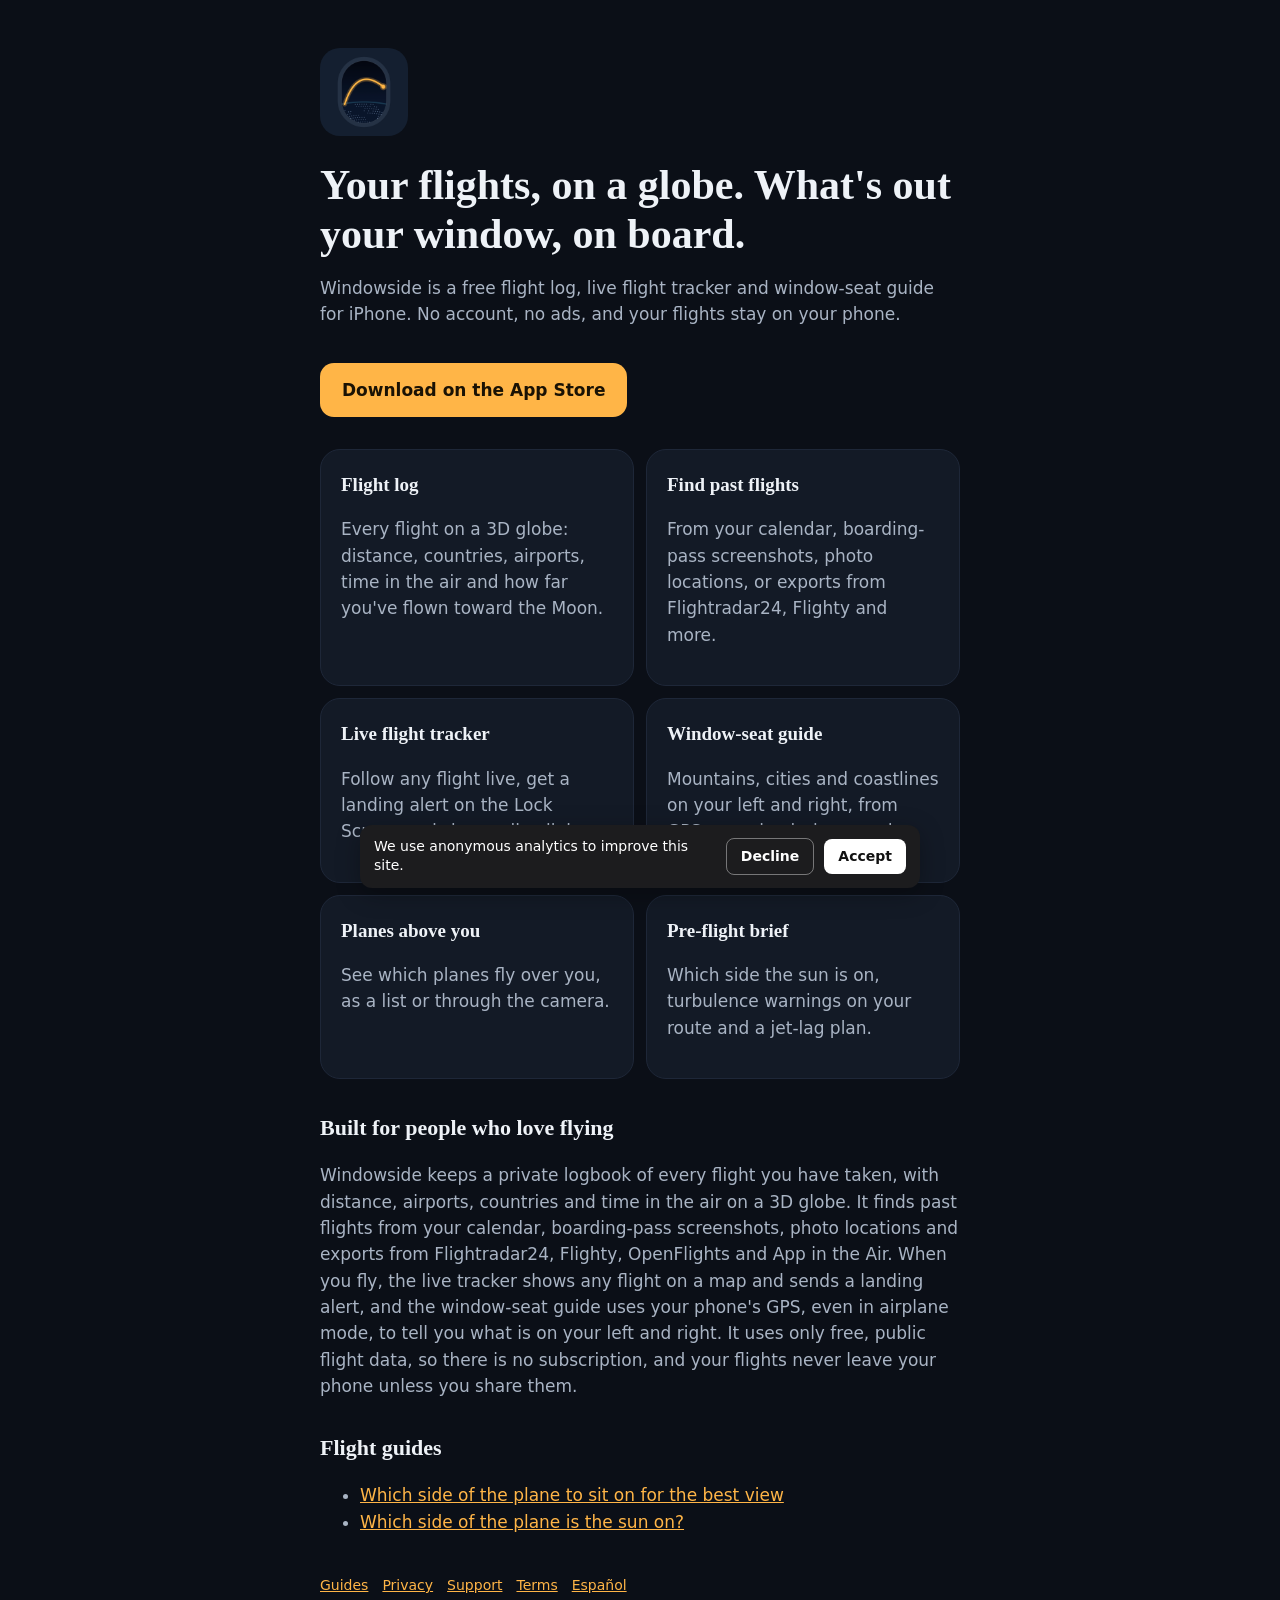
<file: index.html>
<!doctype html>
<html lang="en">
<head>
<meta charset="utf-8">
<meta name="viewport" content="width=device-width, initial-scale=1">
<title>Windowside: Flight Tracker, Log &amp; Window Seat Guide</title>
<meta name="description" content="Free flight log, live flight tracker and window-seat guide for iPhone. Log every flight on a 3D globe, follow flights live, see what's out your window.">
<link rel="canonical" href="https://windowside.frusoft.dev/">
<link rel="alternate" hreflang="en" href="https://windowside.frusoft.dev/">
<link rel="alternate" hreflang="es" href="https://windowside.frusoft.dev/es/">
<link rel="alternate" hreflang="x-default" href="https://windowside.frusoft.dev/">
<meta property="og:type" content="website"><meta property="og:site_name" content="Windowside"><meta property="og:url" content="https://windowside.frusoft.dev/">
<meta property="og:title" content="Windowside: Flight Tracker, Log &amp; Window Seat Guide">
<meta property="og:description" content="Free flight log, live flight tracker and window-seat guide for iPhone. Log every flight on a 3D globe, follow flights live, see what's out your window.">
<meta property="og:image" content="https://windowside.frusoft.dev/icon.png">
<meta name="twitter:card" content="summary"><meta name="twitter:title" content="Windowside: Flight Tracker, Log &amp; Window Seat Guide"><meta name="twitter:description" content="Free flight log, live flight tracker and window-seat guide for iPhone. Log every flight on a 3D globe, follow flights live, see what's out your window."><meta name="twitter:image" content="https://windowside.frusoft.dev/icon.png">
<meta name="apple-itunes-app" content="app-id=6823342075">
<meta name="theme-color" content="#0B0F17">
<link rel="icon" href="icon.png">
<link rel="stylesheet" href="legal.css">
<style>
  .hero img { width: 88px; height: 88px; border-radius: 20px; }
  .hero h1 { font-size: 42px; margin-top: 18px; }
  .cta { display: inline-block; margin: 18px 0 8px; padding: 14px 22px; border-radius: 14px; background: var(--accent); color: #1A1204; font-weight: 600; text-decoration: none; }
  .grid { display: grid; gap: 12px; grid-template-columns: repeat(auto-fit, minmax(240px, 1fr)); margin-top: 24px; }
  .grid .card { margin: 0; }
  .grid h2 { margin-top: 0; font-size: 19px; }
</style>
<script type="application/ld+json">{"@context": "https://schema.org", "@type": "SoftwareApplication", "name": "Windowside", "operatingSystem": "iOS 18", "applicationCategory": "TravelApplication", "inLanguage": "en", "description": "Free flight log, live flight tracker and window-seat guide for iPhone. Log every flight on a 3D globe, follow flights live, see what's out your window.", "url": "https://windowside.frusoft.dev/", "downloadUrl": "https://apps.apple.com/app/id6823342075", "image": "https://windowside.frusoft.dev/icon.png", "offers": {"@type": "Offer", "price": "0", "priceCurrency": "USD"}, "publisher": {"@type": "Organization", "name": "Frusoft"}}</script>
</head>
<body><main>
<section class="hero">
  <img src="icon.png" alt="Windowside app icon">
  <h1>Your flights, on a globe. What's out your window, on board.</h1>
  <p>Windowside is a free flight log, live flight tracker and window-seat guide for iPhone. No account, no ads, and your flights stay on your phone.</p>
  <a class="cta" href="https://apps.apple.com/app/id6823342075?pt=128885457&amp;ct=site&amp;mt=8">Download on the App Store</a>
  <div class="grid">
    <div class="card"><h2>Flight log</h2><p>Every flight on a 3D globe: distance, countries, airports, time in the air and how far you've flown toward the Moon.</p></div>
    <div class="card"><h2>Find past flights</h2><p>From your calendar, boarding-pass screenshots, photo locations, or exports from Flightradar24, Flighty and more.</p></div>
    <div class="card"><h2>Live flight tracker</h2><p>Follow any flight live, get a landing alert on the Lock Screen and share a live link.</p></div>
    <div class="card"><h2>Window-seat guide</h2><p>Mountains, cities and coastlines on your left and right, from GPS, even in airplane mode.</p></div>
    <div class="card"><h2>Planes above you</h2><p>See which planes fly over you, as a list or through the camera.</p></div>
    <div class="card"><h2>Pre-flight brief</h2><p>Which side the sun is on, turbulence warnings on your route and a jet-lag plan.</p></div>
  </div>
</section>
<section class="about"><h2>Built for people who love flying</h2><p>Windowside keeps a private logbook of every flight you have taken, with distance, airports, countries and time in the air on a 3D globe. It finds past flights from your calendar, boarding-pass screenshots, photo locations and exports from Flightradar24, Flighty, OpenFlights and App in the Air. When you fly, the live tracker shows any flight on a map and sends a landing alert, and the window-seat guide uses your phone's GPS, even in airplane mode, to tell you what is on your left and right. It uses only free, public flight data, so there is no subscription, and your flights never leave your phone unless you share them.</p></section>
<section class="guides-block"><h2>Flight guides</h2><ul><li><a href="/guides/which-side-of-the-plane-to-sit-on/">Which side of the plane to sit on for the best view</a></li><li><a href="/guides/which-side-of-the-plane-is-the-sun/">Which side of the plane is the sun on?</a></li></ul></section>
<nav><a href="/guides/">Guides</a><a href="/privacy/">Privacy</a><a href="/support/">Support</a><a href="/terms/">Terms</a><a href="/es/">Español</a></nav>
</main><script defer src="/analytics.js" data-mid="G-QQJB6DCY9X"></script></body></html>
</file>
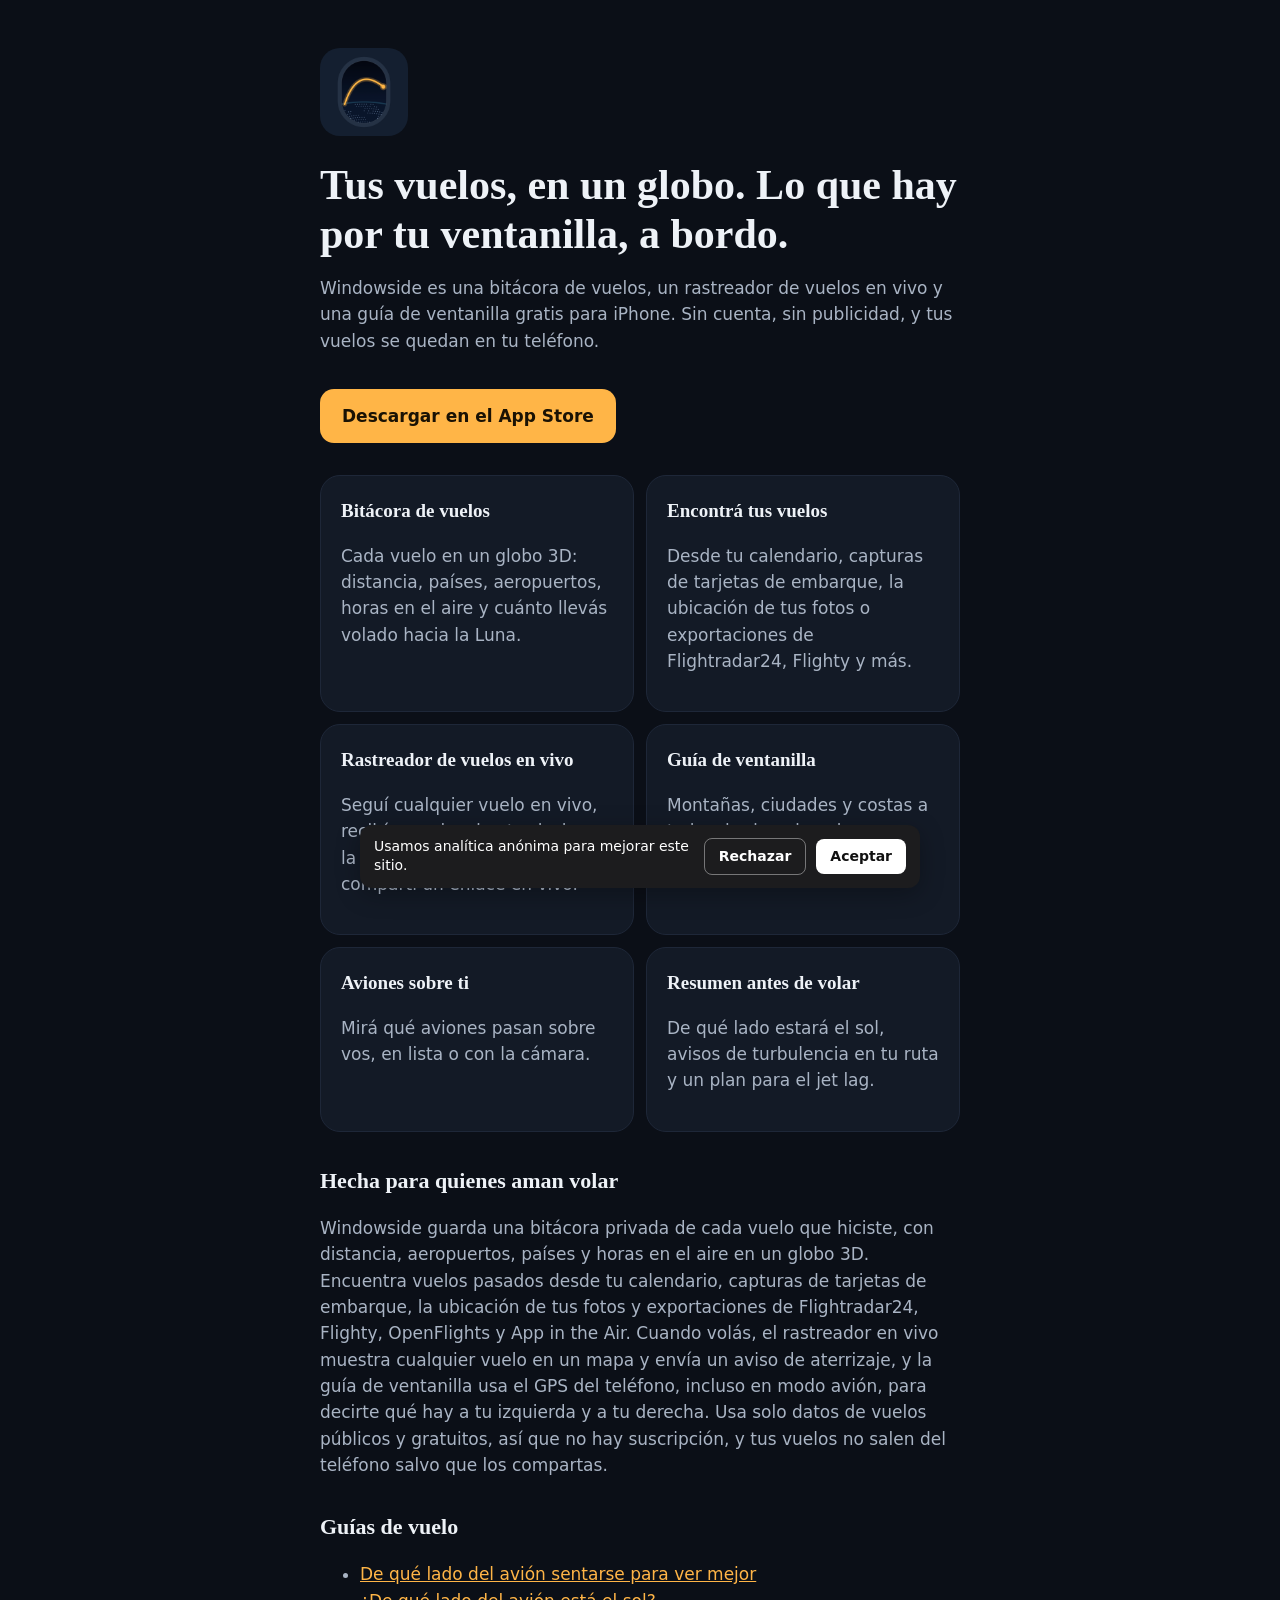
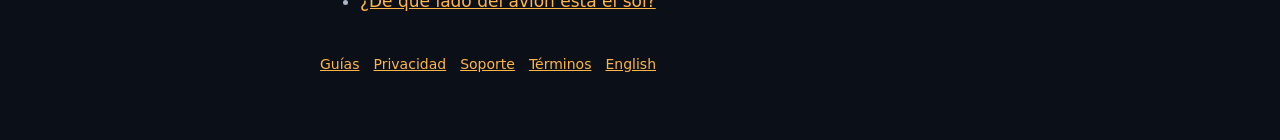
<file: es/index.html>
<!doctype html>
<html lang="es">
<head>
<meta charset="utf-8">
<meta name="viewport" content="width=device-width, initial-scale=1">
<title>Windowside: Bitácora y Rastreador de Vuelos</title>
<meta name="description" content="Bitácora de vuelos, rastreador en vivo y guía de ventanilla gratis para iPhone. Tus vuelos en un globo 3D, vuelos en vivo y lo que ves por la ventanilla.">
<link rel="canonical" href="https://windowside.frusoft.dev/es/">
<link rel="alternate" hreflang="en" href="https://windowside.frusoft.dev/">
<link rel="alternate" hreflang="es" href="https://windowside.frusoft.dev/es/">
<link rel="alternate" hreflang="x-default" href="https://windowside.frusoft.dev/">
<meta property="og:type" content="website"><meta property="og:site_name" content="Windowside"><meta property="og:url" content="https://windowside.frusoft.dev/es/">
<meta property="og:title" content="Windowside: Bitácora y Rastreador de Vuelos">
<meta property="og:description" content="Bitácora de vuelos, rastreador en vivo y guía de ventanilla gratis para iPhone. Tus vuelos en un globo 3D, vuelos en vivo y lo que ves por la ventanilla.">
<meta property="og:image" content="https://windowside.frusoft.dev/icon.png">
<meta name="twitter:card" content="summary"><meta name="twitter:title" content="Windowside: Bitácora y Rastreador de Vuelos"><meta name="twitter:description" content="Bitácora de vuelos, rastreador en vivo y guía de ventanilla gratis para iPhone. Tus vuelos en un globo 3D, vuelos en vivo y lo que ves por la ventanilla."><meta name="twitter:image" content="https://windowside.frusoft.dev/icon.png">
<meta name="apple-itunes-app" content="app-id=6823342075">
<meta name="theme-color" content="#0B0F17">
<link rel="icon" href="../icon.png">
<link rel="stylesheet" href="../legal.css">
<style>
  .hero img { width: 88px; height: 88px; border-radius: 20px; }
  .hero h1 { font-size: 42px; margin-top: 18px; }
  .cta { display: inline-block; margin: 18px 0 8px; padding: 14px 22px; border-radius: 14px; background: var(--accent); color: #1A1204; font-weight: 600; text-decoration: none; }
  .grid { display: grid; gap: 12px; grid-template-columns: repeat(auto-fit, minmax(240px, 1fr)); margin-top: 24px; }
  .grid .card { margin: 0; }
  .grid h2 { margin-top: 0; font-size: 19px; }
</style>
<script type="application/ld+json">{"@context": "https://schema.org", "@type": "SoftwareApplication", "name": "Windowside", "operatingSystem": "iOS 18", "applicationCategory": "TravelApplication", "inLanguage": "es", "description": "Bitácora de vuelos, rastreador en vivo y guía de ventanilla gratis para iPhone. Tus vuelos en un globo 3D, vuelos en vivo y lo que ves por la ventanilla.", "url": "https://windowside.frusoft.dev/es/", "downloadUrl": "https://apps.apple.com/app/id6823342075", "image": "https://windowside.frusoft.dev/icon.png", "offers": {"@type": "Offer", "price": "0", "priceCurrency": "USD"}, "publisher": {"@type": "Organization", "name": "Frusoft"}}</script>
</head>
<body><main>
<section class="hero">
  <img src="../icon.png" alt="Ícono de Windowside">
  <h1>Tus vuelos, en un globo. Lo que hay por tu ventanilla, a bordo.</h1>
  <p>Windowside es una bitácora de vuelos, un rastreador de vuelos en vivo y una guía de ventanilla gratis para iPhone. Sin cuenta, sin publicidad, y tus vuelos se quedan en tu teléfono.</p>
  <a class="cta" href="https://apps.apple.com/app/id6823342075?pt=128885457&amp;ct=site-es&amp;mt=8">Descargar en el App Store</a>
  <div class="grid">
    <div class="card"><h2>Bitácora de vuelos</h2><p>Cada vuelo en un globo 3D: distancia, países, aeropuertos, horas en el aire y cuánto llevás volado hacia la Luna.</p></div>
    <div class="card"><h2>Encontrá tus vuelos</h2><p>Desde tu calendario, capturas de tarjetas de embarque, la ubicación de tus fotos o exportaciones de Flightradar24, Flighty y más.</p></div>
    <div class="card"><h2>Rastreador de vuelos en vivo</h2><p>Seguí cualquier vuelo en vivo, recibí un aviso de aterrizaje en la pantalla bloqueada y compartí un enlace en vivo.</p></div>
    <div class="card"><h2>Guía de ventanilla</h2><p>Montañas, ciudades y costas a tu izquierda y derecha, con GPS, incluso en modo avión.</p></div>
    <div class="card"><h2>Aviones sobre ti</h2><p>Mirá qué aviones pasan sobre vos, en lista o con la cámara.</p></div>
    <div class="card"><h2>Resumen antes de volar</h2><p>De qué lado estará el sol, avisos de turbulencia en tu ruta y un plan para el jet lag.</p></div>
  </div>
</section>
<section class="about"><h2>Hecha para quienes aman volar</h2><p>Windowside guarda una bitácora privada de cada vuelo que hiciste, con distancia, aeropuertos, países y horas en el aire en un globo 3D. Encuentra vuelos pasados desde tu calendario, capturas de tarjetas de embarque, la ubicación de tus fotos y exportaciones de Flightradar24, Flighty, OpenFlights y App in the Air. Cuando volás, el rastreador en vivo muestra cualquier vuelo en un mapa y envía un aviso de aterrizaje, y la guía de ventanilla usa el GPS del teléfono, incluso en modo avión, para decirte qué hay a tu izquierda y a tu derecha. Usa solo datos de vuelos públicos y gratuitos, así que no hay suscripción, y tus vuelos no salen del teléfono salvo que los compartas.</p></section>
<section class="guides-block"><h2>Guías de vuelo</h2><ul><li><a href="/es/guides/de-que-lado-del-avion-sentarse-para-ver-mejor/">De qué lado del avión sentarse para ver mejor</a></li><li><a href="/es/guides/de-que-lado-del-avion-esta-el-sol/">¿De qué lado del avión está el sol?</a></li></ul></section>
<nav><a href="/es/guides/">Guías</a><a href="/privacy/?lang=es">Privacidad</a><a href="/support/?lang=es">Soporte</a><a href="/terms/?lang=es">Términos</a><a href="/">English</a></nav>
</main><script defer src="/analytics.js" data-mid="G-QQJB6DCY9X"></script></body></html>
</file>
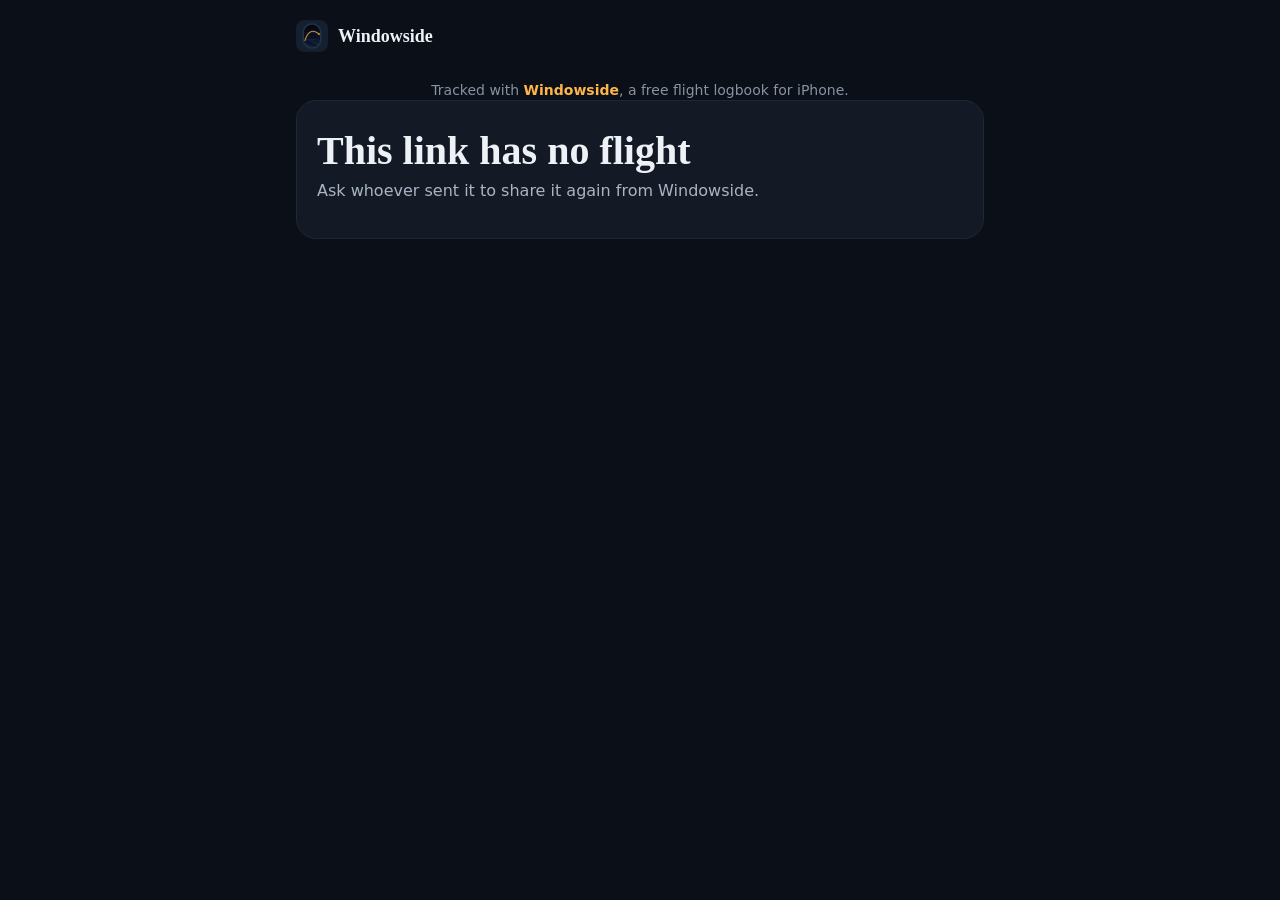
<file: f/index.html>
<!doctype html>
<html lang="en">
<head>
<meta charset="utf-8">
<meta name="viewport" content="width=device-width, initial-scale=1, viewport-fit=cover">
<title>Follow a flight live · Windowside</title>
<meta name="description" content="Someone shared a flight with you. See where it is and roughly when it lands.">
<meta property="og:title" content="Follow this flight">
<meta property="og:description" content="See where the plane is and roughly when it lands. Shared from Windowside.">
<meta property="og:image" content="https://frugoman.github.io/windowside-site/icon.png">
<meta property="og:type" content="website">
<meta name="theme-color" content="#0B0F17"><meta name="robots" content="noindex">
<link rel="icon" href="../icon.png">
<link rel="apple-touch-icon" href="../icon.png">
<style>
  /* Tokens mirror ios/Windowside/Design/Theme.swift (dark-only night-flight look). */
  :root {
    --canvas: #0B0F17; --surface: #131A26; --surface-sunk: #1B2433; --hairline: #1E2738; --track: #2A3547;
    --ink: #EEF2F7; --ink-2: #A9B4C4; --ink-3: #8792A3;
    --accent: #FFB547; --on-accent: #1A1204; --live: #5CD6FF;
    --serif: ui-serif, "New York", Georgia, serif;
    --mono: ui-monospace, "SF Mono", Menlo, monospace;
  }
  * { box-sizing: border-box; }
  html, body { margin: 0; background: var(--canvas); color: var(--ink);
    font: 16px/1.45 -apple-system, system-ui, sans-serif; }
  main { max-width: 720px; margin: 0 auto; padding: max(20px, env(safe-area-inset-top)) 16px 32px; }
  header { display: flex; align-items: center; gap: 10px; margin-bottom: 20px; }
  header img { width: 32px; height: 32px; border-radius: 8px; }
  header span { font-family: var(--serif); font-weight: 700; font-size: 18px; }
  .eyebrow { font: 600 12px/1 var(--mono); letter-spacing: .12em; color: var(--live); text-transform: uppercase; }
  h1 { font-family: var(--serif); font-size: clamp(28px, 7vw, 40px); line-height: 1.1; margin: 8px 0 6px; }
  .sub { color: var(--ink-2); margin: 0 0 16px; }
  .code { font-family: var(--mono); color: var(--ink-2); font-size: 14px; }
  .map { position: relative; height: min(52vh, 480px); border-radius: 20px; overflow: hidden;
    border: 1px solid var(--hairline); background: var(--surface); }
  .map > div { width: 100%; height: 100%; }
  .map .fallback { display: flex; align-items: center; justify-content: center; padding: 24px; text-align: center; color: var(--ink-3); }
  .status { background: var(--surface); border: 1px solid var(--hairline); border-radius: 20px; padding: 16px 18px; margin-top: 12px; }
  .status .big { font-family: var(--serif); font-weight: 700; font-size: 28px; line-height: 1.15; }
  .status .detail { color: var(--ink-2); font-size: 14px; margin-top: 2px; }
  .bar { position: relative; height: 6px; border-radius: 3px; background: var(--track); margin: 14px 0 4px; }
  .bar span { position: absolute; left: 0; top: 0; bottom: 0; border-radius: 3px; background: var(--accent); }
  .note { color: var(--ink-3); font-size: 13px; margin: 10px 2px 22px; }
  .note a { color: var(--ink-2); }
  .actions { display: flex; flex-wrap: wrap; gap: 10px; }
  .btn { flex: 1 1 220px; display: flex; align-items: center; justify-content: center; min-height: 48px;
    border-radius: 14px; font-weight: 600; text-decoration: none; }
  .primary { background: var(--accent); color: var(--on-accent); }
  .secondary { background: var(--surface-sunk); color: var(--ink); }
  .card { background: var(--surface); border: 1px solid var(--hairline); border-radius: 20px; padding: 20px; }
  .pin { position: relative; width: 14px; height: 14px; }
  .pin i { position: absolute; inset: 4px; border-radius: 50%; background: var(--accent); }
  .pin b { position: absolute; inset: 0; border-radius: 50%; border: 1px solid rgba(255,181,71,.45); }
  .pin span { position: absolute; left: 20px; top: -2px; font: 600 12px var(--mono); color: var(--ink); white-space: nowrap;
    text-shadow: 0 0 3px var(--canvas), 0 0 3px var(--canvas); }
  .plane { width: 64px; height: 64px; border-radius: 50%; display: flex; align-items: center; justify-content: center;
    background: radial-gradient(circle, rgba(92,214,255,.18) 0 34%, transparent 35%); box-shadow: inset 0 0 0 1px rgba(92,214,255,.35); }
  .plane svg { width: 26px; height: 26px; fill: var(--ink); stroke: var(--canvas); stroke-width: 1; }
  .get { color: var(--ink-3); font-size: 14px; text-align: center; margin: 28px 0 0; }
  .get a { color: var(--accent); text-decoration: none; font-weight: 600; }
  [hidden] { display: none !important; }
</style>
</head>
<body>
<main>
  <header><img src="../icon.png" alt=""><span>Windowside</span></header>

  <section id="flight" hidden>
    <div class="eyebrow" id="eyebrow" data-t="eyebrow">Shared flight</div>
    <h1 id="title"></h1>
    <p class="sub"><span id="airline"></span> <span class="code" id="codes"></span></p>
    <div class="map" id="mapBox"><div id="map" role="img" aria-label="Map"></div></div>
    <div class="status" id="status" hidden>
      <div class="big" id="big"></div>
      <div class="detail" id="detail"></div>
      <div class="bar" aria-hidden="true"><span id="bar"></span></div>
    </div>
    <p class="note" id="note"></p>
    <div class="actions">
      <a class="btn primary" id="live" rel="noopener" data-t="live">See it live on ADSB.lol</a>
      <a class="btn secondary" id="open" data-t="open">Open in Windowside</a>
    </div>
  </section>

  <p class="get" id="get"></p>

  <section id="missing" class="card" hidden>
    <h1 data-t="missingTitle">This link has no flight</h1>
    <p class="sub" data-t="missingBody">Ask whoever sent it to share it again from Windowside.</p>
  </section>
</main>
<script>
// Replaced with the domain-restricted MapKit JS token by scripts/deploy-site.sh; never committed.
const MAPKIT_TOKEN = "__MAPKIT_TOKEN__";

(() => {
  const es = (navigator.language || "en").toLowerCase().startsWith("es");
  const locale = es ? "es" : "en";
  const T = es ? {
    eyebrow: "Vuelo compartido", live: "Verlo en vivo en ADSB.lol", open: "Abrir en Windowside",
    missingTitle: "Este enlace no tiene vuelo", missingBody: "Pídele a quien lo envió que lo comparta otra vez desde Windowside.",
    doc: "Sigue un vuelo · Windowside",
    landsIn: d => "Aterriza en unas " + d, landed: "Ya debería haber aterrizado",
    around: t => "Hacia las " + t + " en tu hora",
    estimated: m => "Posición estimada a partir de la que se compartió hace " + m + ".",
    noPos: "El avión no estaba en el aire cuando se compartió. Míralo en vivo en ADSB.lol.",
    credit: 'Posición de receptores comunitarios de <a href="https://adsb.lol" rel="noopener">ADSB.lol</a> (ODbL). Ruta de <a href="https://www.adsbdb.com" rel="noopener">adsbdb.com</a>. Mapa de Apple.',
    noMap: "El mapa no está disponible ahora mismo.", min: "min", h: "h",
    get: 'Seguido con <a href="../">Windowside</a>, una bitácora de vuelos gratis para iPhone.'
  } : {
    doc: "Follow a flight · Windowside",
    landsIn: d => "Lands in about " + d, landed: "Should have landed by now",
    around: t => "Around " + t + " your time",
    estimated: m => "Estimated from the position shared " + m + " ago.",
    noPos: "The plane wasn’t in the air when this was shared. See it live on ADSB.lol.",
    credit: 'Position from <a href="https://adsb.lol" rel="noopener">ADSB.lol</a> community receivers (ODbL). Route from <a href="https://www.adsbdb.com" rel="noopener">adsbdb.com</a>. Map by Apple.',
    noMap: "The map isn’t available right now.", min: "min", h: "h",
    get: 'Tracked with <a href="../">Windowside</a>, a free flight logbook for iPhone.'
  };
  document.documentElement.lang = locale;
  document.querySelectorAll("[data-t]").forEach(el => { const v = T[el.dataset.t]; if (v) el.textContent = v; });
  document.title = T.doc;
  const $ = id => document.getElementById(id);
  $("get").innerHTML = T.get;

  // --- Link ---
  const q = new URLSearchParams(location.search);
  const raw = (q.get("n") || "").toUpperCase().replace(/[^A-Z0-9]/g, "");
  if (!/^[A-Z0-9]{3,8}$/.test(raw)) { $("missing").hidden = false; return; }
  const hex = /^[0-9a-f]{6}$/.test(q.get("h") || "") ? q.get("h") : null;
  const num = k => { const v = parseFloat(q.get(k)); return Number.isFinite(v) ? v : null; };
  const shared = num("la") != null && num("lo") != null && num("t") != null
    ? { lat: num("la"), lon: num("lo"), track: num("tr"), kmh: num("gs"), t: num("t") * 1000 } : null;

  const pretty = /^[A-Z0-9]{2}\d/.test(raw) && raw.length <= 6 ? raw.slice(0, 2) + " " + raw.slice(2) : raw;
  $("title").textContent = pretty;
  $("open").href = "windowside://follow/" + raw;
  $("live").href = "https://adsb.lol/?" + (hex ? "icao=" + hex : "callsign=" + raw);
  $("note").innerHTML = T.credit;
  $("flight").hidden = false;

  // --- Great-circle maths (same as WindowsideKit Geo / FlightProgress) ---
  const R = 6371.0088, rad = d => d * Math.PI / 180, deg = r => r * 180 / Math.PI;
  const vec = p => [Math.cos(rad(p.lat)) * Math.cos(rad(p.lon)), Math.cos(rad(p.lat)) * Math.sin(rad(p.lon)), Math.sin(rad(p.lat))];
  const dist = (a, b) => {
    const h = Math.sin(rad(b.lat - a.lat) / 2) ** 2 + Math.cos(rad(a.lat)) * Math.cos(rad(b.lat)) * Math.sin(rad(b.lon - a.lon) / 2) ** 2;
    return 2 * R * Math.asin(Math.min(1, Math.sqrt(h)));
  };
  const lerp = (a, b, t) => {
    const A = vec(a), B = vec(b), w = Math.acos(Math.max(-1, Math.min(1, A[0] * B[0] + A[1] * B[1] + A[2] * B[2])));
    if (w < 1e-9) return a;
    const s1 = Math.sin((1 - t) * w) / Math.sin(w), s2 = Math.sin(t * w) / Math.sin(w);
    const x = s1 * A[0] + s2 * B[0], y = s1 * A[1] + s2 * B[1], z = s1 * A[2] + s2 * B[2];
    return { lat: deg(Math.atan2(z, Math.hypot(x, y))), lon: deg(Math.atan2(y, x)) };
  };
  const bearing = (a, b) => {
    const y = Math.sin(rad(b.lon - a.lon)) * Math.cos(rad(b.lat));
    const x = Math.cos(rad(a.lat)) * Math.sin(rad(b.lat)) - Math.sin(rad(a.lat)) * Math.cos(rad(b.lat)) * Math.cos(rad(b.lon - a.lon));
    return (deg(Math.atan2(y, x)) + 360) % 360;
  };
  const path = (a, b) => { const n = Math.max(2, Math.ceil(dist(a, b) / 50)); return Array.from({ length: n + 1 }, (_, i) => lerp(a, b, i / n)); };
  // Remaining distance at ground speed, plus up to 10 minutes for the approach (FlightProgress.timeToLanding).
  const secondsToLanding = (km, kmh) => kmh >= 180 ? km / kmh * 3600 + 600 * Math.min(1, km / 150) : null;
  const span = s => { const m = Math.max(1, Math.round(s / 60)); return m >= 60 ? Math.floor(m / 60) + " " + T.h + " " + (m % 60) + " " + T.min : m + " " + T.min; };

  // Where the plane should be now: carried along its great circle to the destination at its shared ground speed.
  const estimate = (origin, dest) => {
    if (!shared) return null;
    const from = { lat: shared.lat, lon: shared.lon };
    const left = dist(from, dest);
    const flownSince = shared.kmh ? shared.kmh * Math.max(0, Date.now() - shared.t) / 3600000 : 0;
    const pos = left > 0 ? lerp(from, dest, Math.min(1, flownSince / left)) : dest;
    const remaining = Math.max(0, left - flownSince);
    const flown = dist(origin, pos);
    return { pos, remaining, fraction: flown / (flown + remaining || 1), eta: secondsToLanding(remaining, shared.kmh || 0),
             heading: remaining > 1 ? bearing(pos, dest) : (shared.track || 0) };
  };

  // --- Map (Apple MapKit JS) ---
  let map = null, mk = null, overlays = [], planeAnn = null;
  const mapReady = new Promise(resolve => {
    if (!MAPKIT_TOKEN || MAPKIT_TOKEN.startsWith("__")) return resolve(false);
    window.initMapKit = () => {
      mk = window.mapkit;
      mk.init({ authorizationCallback: done => done(MAPKIT_TOKEN), language: locale });
      map = new mk.Map("map", {
        colorScheme: mk.Map.ColorSchemes.Dark, mapType: mk.Map.MapTypes.MutedStandard,
        pointOfInterestFilter: mk.PointOfInterestFilter.excludingAllCategories,
        showsCompass: mk.FeatureVisibility.Hidden, showsZoomControl: false, showsMapTypeControl: false,
        isRotationEnabled: false, padding: new mk.Padding(40, 40, 40, 40)
      });
      resolve(true);
    };
    const s = document.createElement("script");
    s.src = "https://cdn.apple-mapkit.com/mk/5.x.x/mapkit.core.js";
    s.crossOrigin = "anonymous"; s.async = true;
    s.dataset.callback = "initMapKit"; s.dataset.libraries = "map,annotations,overlays";
    s.onerror = () => resolve(false);
    document.head.appendChild(s);
  });

  const coord = p => new mk.Coordinate(p.lat, p.lon);
  const line = (pts, style) => new mk.PolylineOverlay(pts.map(coord), { style: new mk.Style(style) });
  const pin = (p, code) => new mk.Annotation(coord(p), () => {
    const el = document.createElement("div"); el.className = "pin";
    el.innerHTML = "<b></b><i></i><span></span>"; el.querySelector("span").textContent = code; return el;
  }, { anchorOffset: new DOMPoint(0, 0), title: code, displayPriority: 1000 });
  const planeEl = heading => {
    const el = document.createElement("div"); el.className = "plane";
    el.innerHTML = '<svg viewBox="0 0 24 24" aria-hidden="true"><path d="M12 2.5c.8 0 1.3.9 1.3 2v5l7.2 4.3v2l-7.2-2.2v4l2.1 1.6v1.3L12 19.6l-3.4.9v-1.3l2.1-1.6v-4l-7.2 2.2v-2l7.2-4.3v-5c0-1.1.5-2 1.3-2z"/></svg>';
    el.firstChild.style.transform = "rotate(" + heading + "deg)"; return el;
  };

  function draw(route, est, first) {
    if (!map) return;
    map.removeOverlays(overlays);
    const flownStyle = { strokeColor: "#FFB547", lineWidth: 2.4, lineCap: "round" };
    const restStyle = { strokeColor: "#5CD6FF", lineWidth: 1.8, lineCap: "round", lineDash: [2, 6] };
    overlays = est
      ? [line(path(route.origin, est.pos), { ...flownStyle, strokeOpacity: 0.2, lineWidth: 9 }), line(path(route.origin, est.pos), flownStyle), line(path(est.pos, route.dest), restStyle)]
      : [line(path(route.origin, route.dest), restStyle)];
    map.addOverlays(overlays);
    if (planeAnn) { map.removeAnnotation(planeAnn); planeAnn = null; }
    if (est && est.remaining > 0) {
      planeAnn = new mk.Annotation(coord(est.pos), () => planeEl(est.heading), { title: pretty, displayPriority: 1000 });
      map.addAnnotation(planeAnn);
    }
    if (first) {
      map.addAnnotations([pin(route.origin, route.originCode), pin(route.dest, route.destCode)]);
      map.showItems(overlays, { animate: false, padding: new mk.Padding(48, 48, 48, 48) });
    }
  }

  function status(est) {
    if (!est) { $("big").textContent = ""; $("detail").textContent = T.noPos; $("status").hidden = false; $("bar").parentElement.hidden = true; return; }
    const ago = span((Date.now() - shared.t) / 1000);
    if (est.remaining <= 0 || est.eta == null) {
      $("big").textContent = T.landed;
    } else {
      $("big").textContent = T.landsIn(span(est.eta));
    }
    const lines = [];
    if (est.eta != null && est.remaining > 0) {
      const at = new Date(Date.now() + est.eta * 1000);
      lines.push(T.around(at.toLocaleTimeString(locale, { hour: "numeric", minute: "2-digit" })));
    }
    lines.push(T.estimated(ago));
    $("detail").textContent = lines.join(" · ");
    $("bar").style.width = Math.round(Math.min(1, est.fraction) * 100) + "%";
    $("status").hidden = false;
  }

  // --- Route, then draw and keep the estimate moving ---
  fetch("https://api.adsbdb.com/v0/callsign/" + raw)
    .then(r => r.ok ? r.json() : null)
    .then(async j => {
      const r = j && j.response && j.response.flightroute;
      const ok = await mapReady;
      if (!ok) {
        // No MapKit JS token (or Apple's script failed): embed ADSB.lol's own live map instead.
        const p = new URLSearchParams({ hideSidebar: "", hideButtons: "", desktop: "", zoom: "6" });
        if (hex) p.set("icao", hex); else p.set("callsign", raw);
        const frame = document.createElement("iframe");
        frame.title = "Live map"; frame.referrerPolicy = "no-referrer";
        frame.style.cssText = "width:calc(100% + 210px);margin-left:-210px;height:100%;border:0;display:block";
        frame.src = "https://adsb.lol/?" + p.toString().replace(/=(&|$)/g, "$1");
        $("mapBox").replaceChildren(frame);
      }
      if (!r) { status(null); return; }
      const city = a => a.municipality || a.name;
      const route = {
        origin: { lat: r.origin.latitude, lon: r.origin.longitude }, dest: { lat: r.destination.latitude, lon: r.destination.longitude },
        originCode: r.origin.iata_code, destCode: r.destination.iata_code
      };
      $("title").textContent = pretty + " · " + city(r.origin) + " → " + city(r.destination);
      $("airline").textContent = (r.airline && r.airline.name) || "";
      $("codes").textContent = r.origin.iata_code + " → " + r.destination.iata_code;
      if (shared) $("eyebrow").textContent = es ? "Vuelo compartido · estimado" : "Shared flight · estimated";
      const tick = first => { const est = estimate(route.origin, route.dest); draw(route, est, first); status(est); };
      tick(true);
      setInterval(() => tick(false), 30000);
    })
    .catch(() => status(null));
})();
</script>
</body>
</html>
</file>
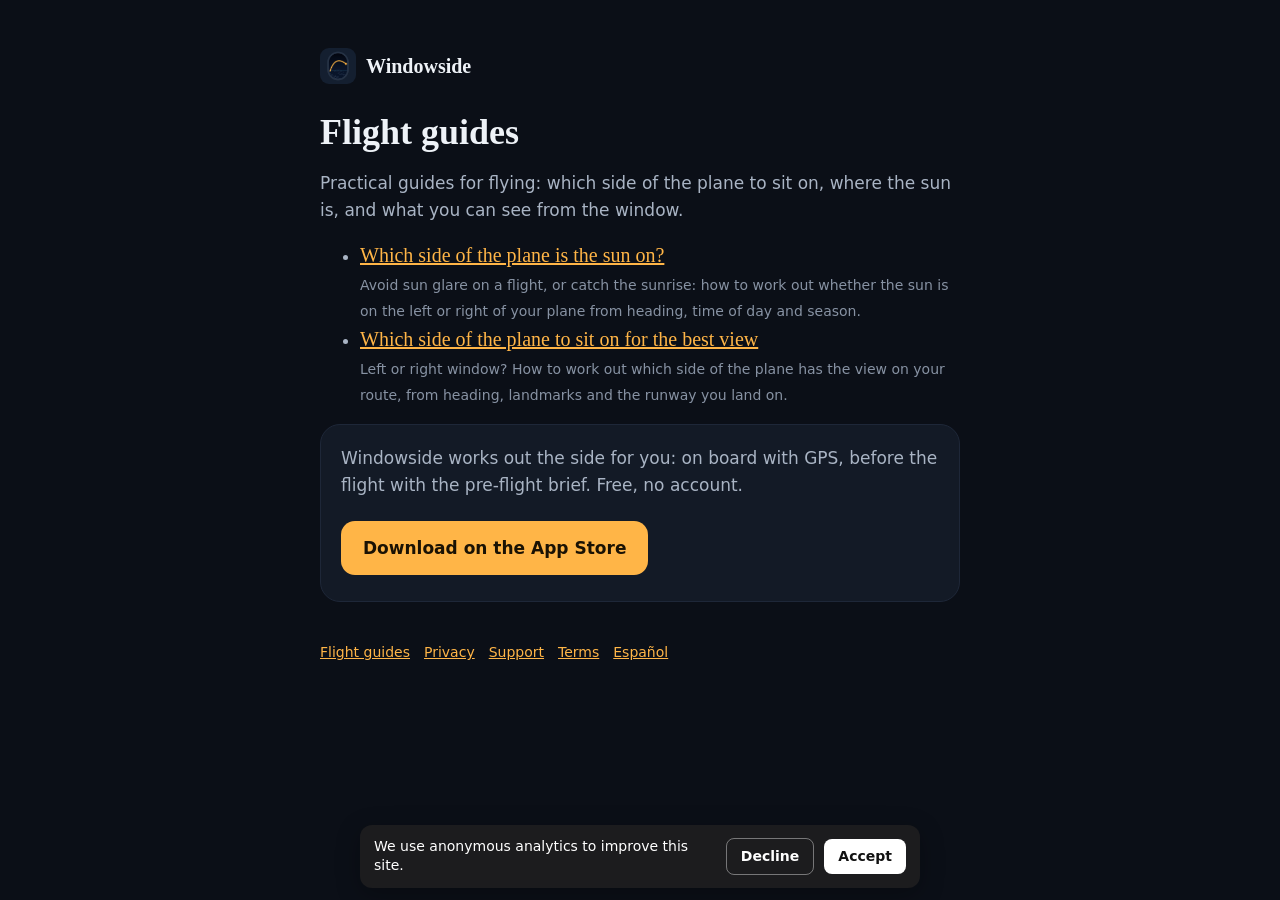
<file: guides/index.html>
<!doctype html>
<html lang="en">
<head>
<meta charset="utf-8"><meta name="viewport" content="width=device-width, initial-scale=1">
<title>Flight guides · Windowside</title>
<meta name="description" content="Practical guides for flying: which side of the plane to sit on, where the sun is, and what you can see from the window.">
<link rel="canonical" href="https://windowside.frusoft.dev/guides/">
<link rel="alternate" hreflang="en" href="https://windowside.frusoft.dev/guides/">
<link rel="alternate" hreflang="es" href="https://windowside.frusoft.dev/es/guides/">
<link rel="alternate" hreflang="x-default" href="https://windowside.frusoft.dev/guides/">
<meta property="og:type" content="website"><meta property="og:site_name" content="Windowside"><meta property="og:url" content="https://windowside.frusoft.dev/guides/">
<meta property="og:title" content="Flight guides · Windowside"><meta property="og:description" content="Practical guides for flying: which side of the plane to sit on, where the sun is, and what you can see from the window."><meta property="og:image" content="https://windowside.frusoft.dev/icon.png">
<meta name="twitter:card" content="summary"><meta name="twitter:title" content="Flight guides · Windowside"><meta name="twitter:description" content="Practical guides for flying: which side of the plane to sit on, where the sun is, and what you can see from the window."><meta name="twitter:image" content="https://windowside.frusoft.dev/icon.png">
<meta name="apple-itunes-app" content="app-id=6823342075">
<meta name="theme-color" content="#0B0F17">
<link rel="icon" href="../icon.png"><link rel="stylesheet" href="../legal.css">
<style>.cta{display:inline-block;margin:6px 0;padding:14px 22px;border-radius:14px;background:var(--accent);color:#1A1204;font-weight:600;text-decoration:none}.cta-card p{margin-top:0}h3{font-size:18px;margin:22px 0 4px}.guide-list a{font-family:var(--serif);font-size:20px}</style>

</head>
<body><main>
<header><img src="../icon.png" alt="Windowside"><a href="../">Windowside</a></header>
<h1>Flight guides</h1>
<p>Practical guides for flying: which side of the plane to sit on, where the sun is, and what you can see from the window.</p>
<ul class="guide-list"><li><a href="/guides/which-side-of-the-plane-is-the-sun/">Which side of the plane is the sun on?</a><br><span class="meta">Avoid sun glare on a flight, or catch the sunrise: how to work out whether the sun is on the left or right of your plane from heading, time of day and season.</span></li><li><a href="/guides/which-side-of-the-plane-to-sit-on/">Which side of the plane to sit on for the best view</a><br><span class="meta">Left or right window? How to work out which side of the plane has the view on your route, from heading, landmarks and the runway you land on.</span></li></ul>
<aside class="card cta-card"><p>Windowside works out the side for you: on board with GPS, before the flight with the pre-flight brief. Free, no account.</p><a class="cta" href="https://apps.apple.com/app/id6823342075?pt=128885457&amp;ct=guide-index&amp;mt=8">Download on the App Store</a></aside>

<nav><a href="/guides/">Flight guides</a><a href="/privacy/">Privacy</a><a href="/support/">Support</a><a href="/terms/">Terms</a><a href="/es/guides/">Español</a></nav>
</main><script defer src="/analytics.js" data-mid="G-QQJB6DCY9X"></script></body></html>
</file>
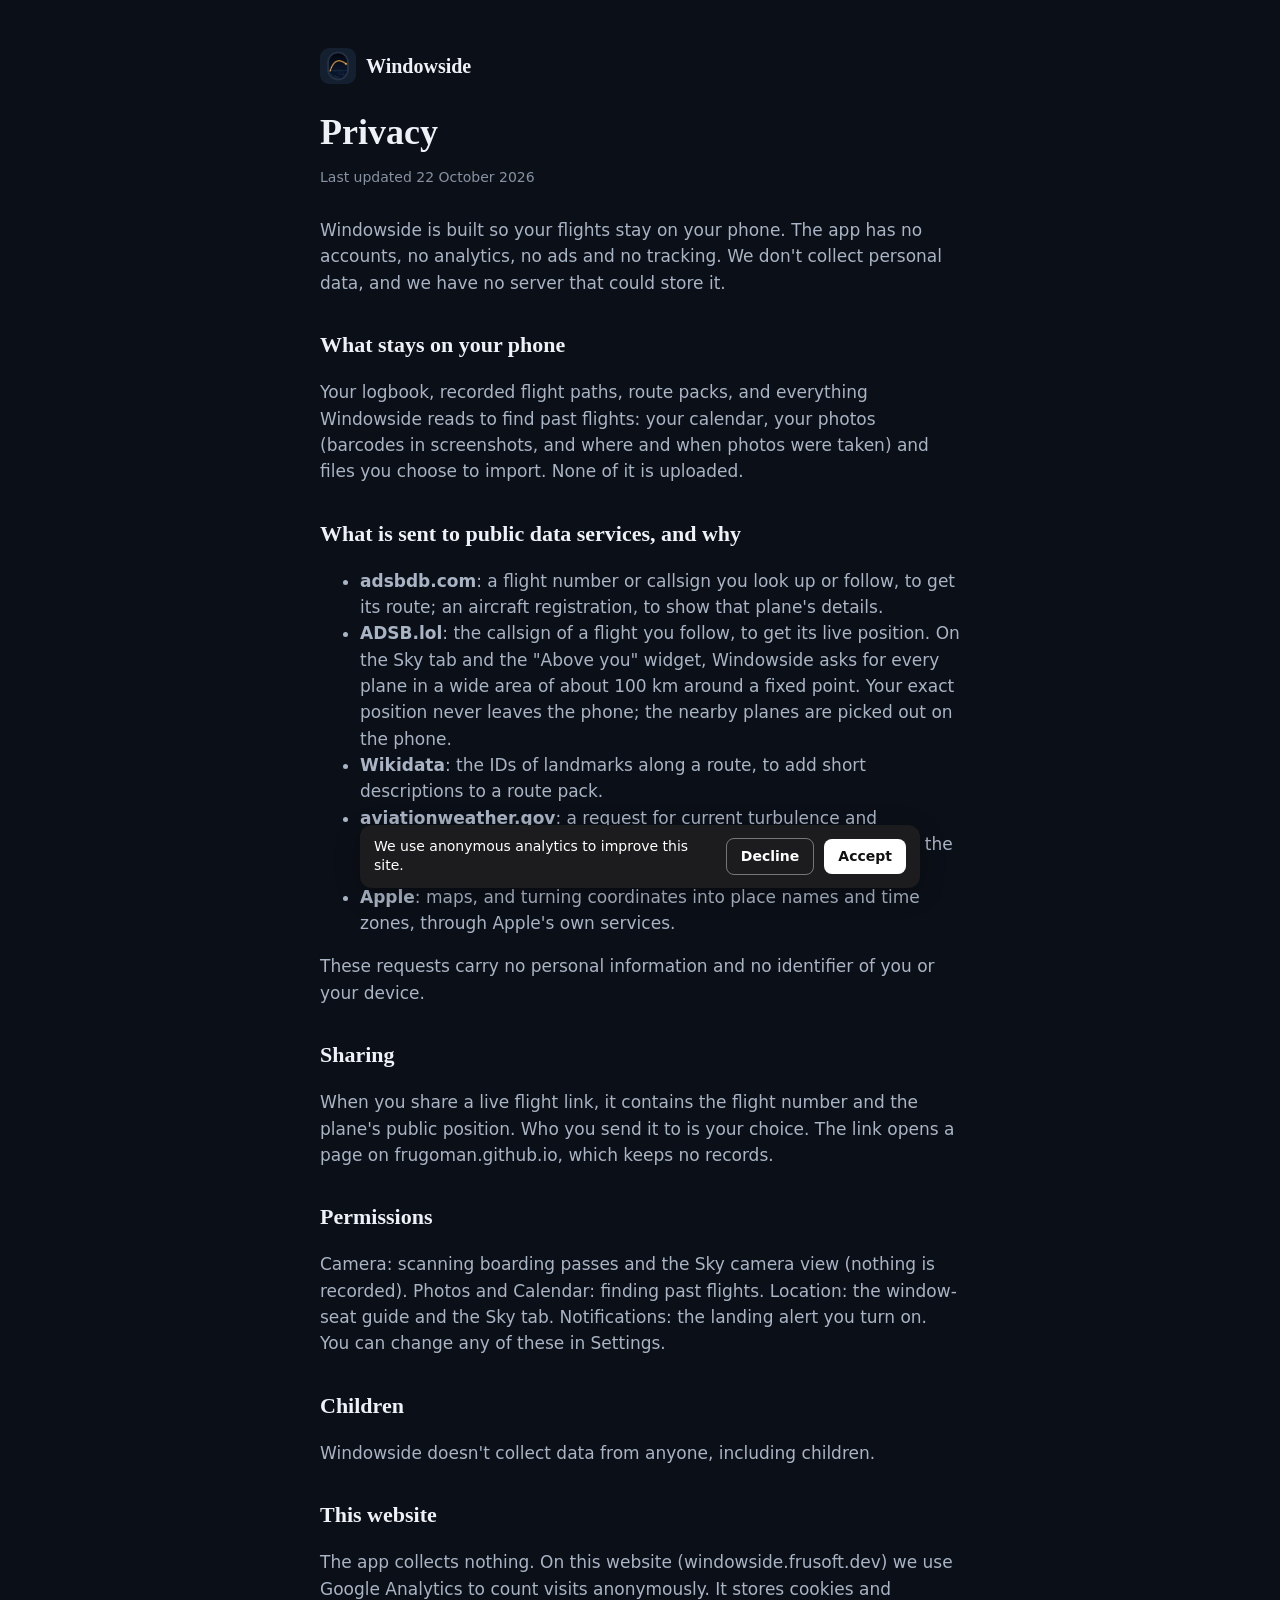
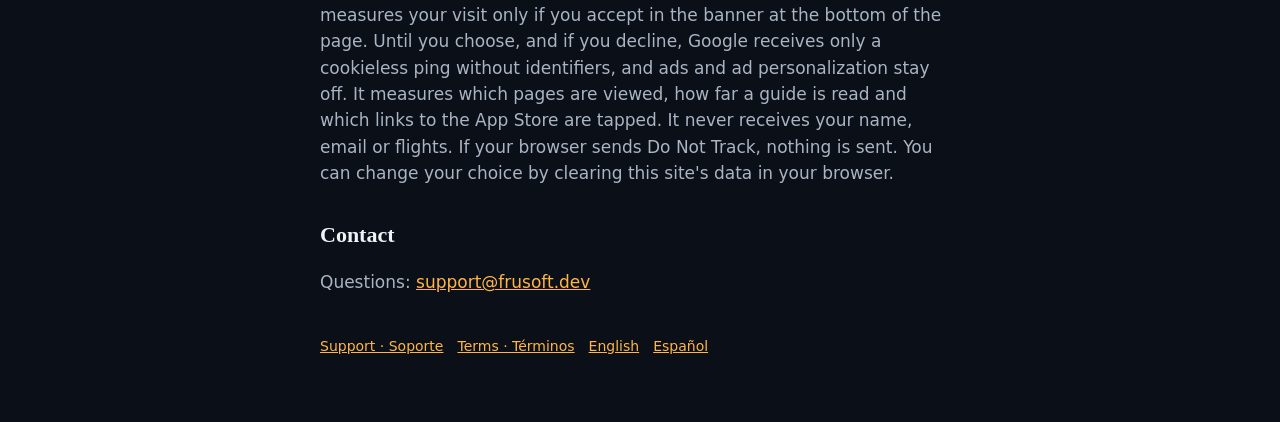
<file: privacy/index.html>
<!doctype html>
<html lang="en">
<head>
<meta charset="utf-8"><meta name="viewport" content="width=device-width, initial-scale=1">
<title>Privacy · Windowside</title>
<meta name="theme-color" content="#0B0F17">
<link rel="icon" href="../icon.png"><link rel="stylesheet" href="../legal.css">
</head>
<body><main>
<header><img src="../icon.png" alt=""><a href="../">Windowside</a></header>

<section lang="en">
<h1>Privacy</h1>
<p class="meta">Last updated 22 October 2026</p>
<p>Windowside is built so your flights stay on your phone. The app has no accounts, no analytics, no ads and no tracking. We don't collect personal data, and we have no server that could store it.</p>
<h2>What stays on your phone</h2>
<p>Your logbook, recorded flight paths, route packs, and everything Windowside reads to find past flights: your calendar, your photos (barcodes in screenshots, and where and when photos were taken) and files you choose to import. None of it is uploaded.</p>
<h2>What is sent to public data services, and why</h2>
<ul>
<li><strong>adsbdb.com</strong>: a flight number or callsign you look up or follow, to get its route; an aircraft registration, to show that plane's details.</li>
<li><strong>ADSB.lol</strong>: the callsign of a flight you follow, to get its live position. On the Sky tab and the "Above you" widget, Windowside asks for every plane in a wide area of about 100 km around a fixed point. Your exact position never leaves the phone; the nearby planes are picked out on the phone.</li>
<li><strong>Wikidata</strong>: the IDs of landmarks along a route, to add short descriptions to a route pack.</li>
<li><strong>aviationweather.gov</strong>: a request for current turbulence and thunderstorm warnings, which are then matched to your route on the phone.</li>
<li><strong>Apple</strong>: maps, and turning coordinates into place names and time zones, through Apple's own services.</li>
</ul>
<p>These requests carry no personal information and no identifier of you or your device.</p>
<h2>Sharing</h2>
<p>When you share a live flight link, it contains the flight number and the plane's public position. Who you send it to is your choice. The link opens a page on frugoman.github.io, which keeps no records.</p>
<h2>Permissions</h2>
<p>Camera: scanning boarding passes and the Sky camera view (nothing is recorded). Photos and Calendar: finding past flights. Location: the window-seat guide and the Sky tab. Notifications: the landing alert you turn on. You can change any of these in Settings.</p>
<h2>Children</h2>
<p>Windowside doesn't collect data from anyone, including children.</p>
<h2>This website</h2>
<p>The app collects nothing. On this website (windowside.frusoft.dev) we use Google Analytics to count visits anonymously. It stores cookies and measures your visit only if you accept in the banner at the bottom of the page. Until you choose, and if you decline, Google receives only a cookieless ping without identifiers, and ads and ad personalization stay off. It measures which pages are viewed, how far a guide is read and which links to the App Store are tapped. It never receives your name, email or flights. If your browser sends Do Not Track, nothing is sent. You can change your choice by clearing this site's data in your browser.</p>
<h2>Contact</h2>
<p>Questions: <a href="mailto:support@frusoft.dev">support@frusoft.dev</a></p>
</section>

<section lang="es">
<h1>Privacidad</h1>
<p class="meta">Última actualización: 22 de octubre de 2026</p>
<p>Windowside está hecho para que tus vuelos se queden en tu teléfono. La app no tiene cuentas, ni analíticas, ni publicidad, ni rastreo. No recopilamos datos personales y no tenemos un servidor que pueda guardarlos.</p>
<h2>Lo que se queda en tu teléfono</h2>
<p>Tu bitácora, las rutas grabadas, los paquetes de ruta y todo lo que Windowside lee para encontrar vuelos pasados: tu calendario, tus fotos (códigos en capturas, y dónde y cuándo se tomaron las fotos) y los archivos que elijas importar. Nada de eso se sube.</p>
<h2>Lo que se envía a servicios públicos de datos, y por qué</h2>
<ul>
<li><strong>adsbdb.com</strong>: un número de vuelo o indicativo que buscas o sigues, para obtener su ruta; una matrícula, para mostrar los datos de ese avión.</li>
<li><strong>ADSB.lol</strong>: el indicativo de un vuelo que sigues, para obtener su posición en vivo. En la pestaña Cielo y el widget "Sobre ti", Windowside pide todos los aviones de una zona amplia de unos 100 km alrededor de un punto fijo. Tu posición exacta nunca sale del teléfono; los aviones cercanos se eligen en el teléfono.</li>
<li><strong>Wikidata</strong>: los identificadores de lugares en una ruta, para agregar descripciones cortas al paquete de ruta.</li>
<li><strong>aviationweather.gov</strong>: un pedido de los avisos actuales de turbulencia y tormentas, que después se comparan con tu ruta en el teléfono.</li>
<li><strong>Apple</strong>: mapas, y convertir coordenadas en nombres de lugares y husos horarios, con los servicios de Apple.</li>
</ul>
<p>Estos pedidos no llevan información personal ni ningún identificador tuyo o de tu dispositivo.</p>
<h2>Compartir</h2>
<p>Cuando compartes un enlace de un vuelo en vivo, incluye el número de vuelo y la posición pública del avión. A quién se lo mandas lo decides tú. El enlace abre una página en frugoman.github.io, que no guarda registros.</p>
<h2>Permisos</h2>
<p>Cámara: leer tarjetas de embarque y la vista de cámara de Cielo (no se graba nada). Fotos y Calendario: encontrar vuelos pasados. Ubicación: la guía de ventanilla y la pestaña Cielo. Notificaciones: el aviso de aterrizaje que actives. Puedes cambiar cualquiera en Ajustes.</p>
<h2>Menores</h2>
<p>Windowside no recopila datos de nadie, incluidos los menores.</p>
<h2>Este sitio web</h2>
<p>La app no recopila nada. En este sitio web (windowside.frusoft.dev) usamos Google Analytics para contar visitas de forma anónima. Guarda cookies y mide tu visita solo si aceptás en el aviso al pie de la página. Hasta que elijas, y si rechazás, Google recibe solo un aviso sin cookies ni identificadores, y la publicidad y su personalización siguen desactivadas. Mide qué páginas se ven, hasta dónde se lee una guía y qué enlaces al App Store se tocan. Nunca recibe tu nombre, tu correo ni tus vuelos. Si tu navegador envía No rastrear, no se envía nada. Podés cambiar tu elección borrando los datos de este sitio en tu navegador.</p>
<h2>Contacto</h2>
<p>Consultas: <a href="mailto:support@frusoft.dev">support@frusoft.dev</a></p>
</section>

<nav><a href="../support/">Support · Soporte</a><a href="../terms/">Terms · Términos</a><a href="?lang=en">English</a><a href="?lang=es">Español</a></nav>
</main><script src="../lang.js"></script><script defer src="/analytics.js" data-mid="G-QQJB6DCY9X"></script></body></html>
</file>
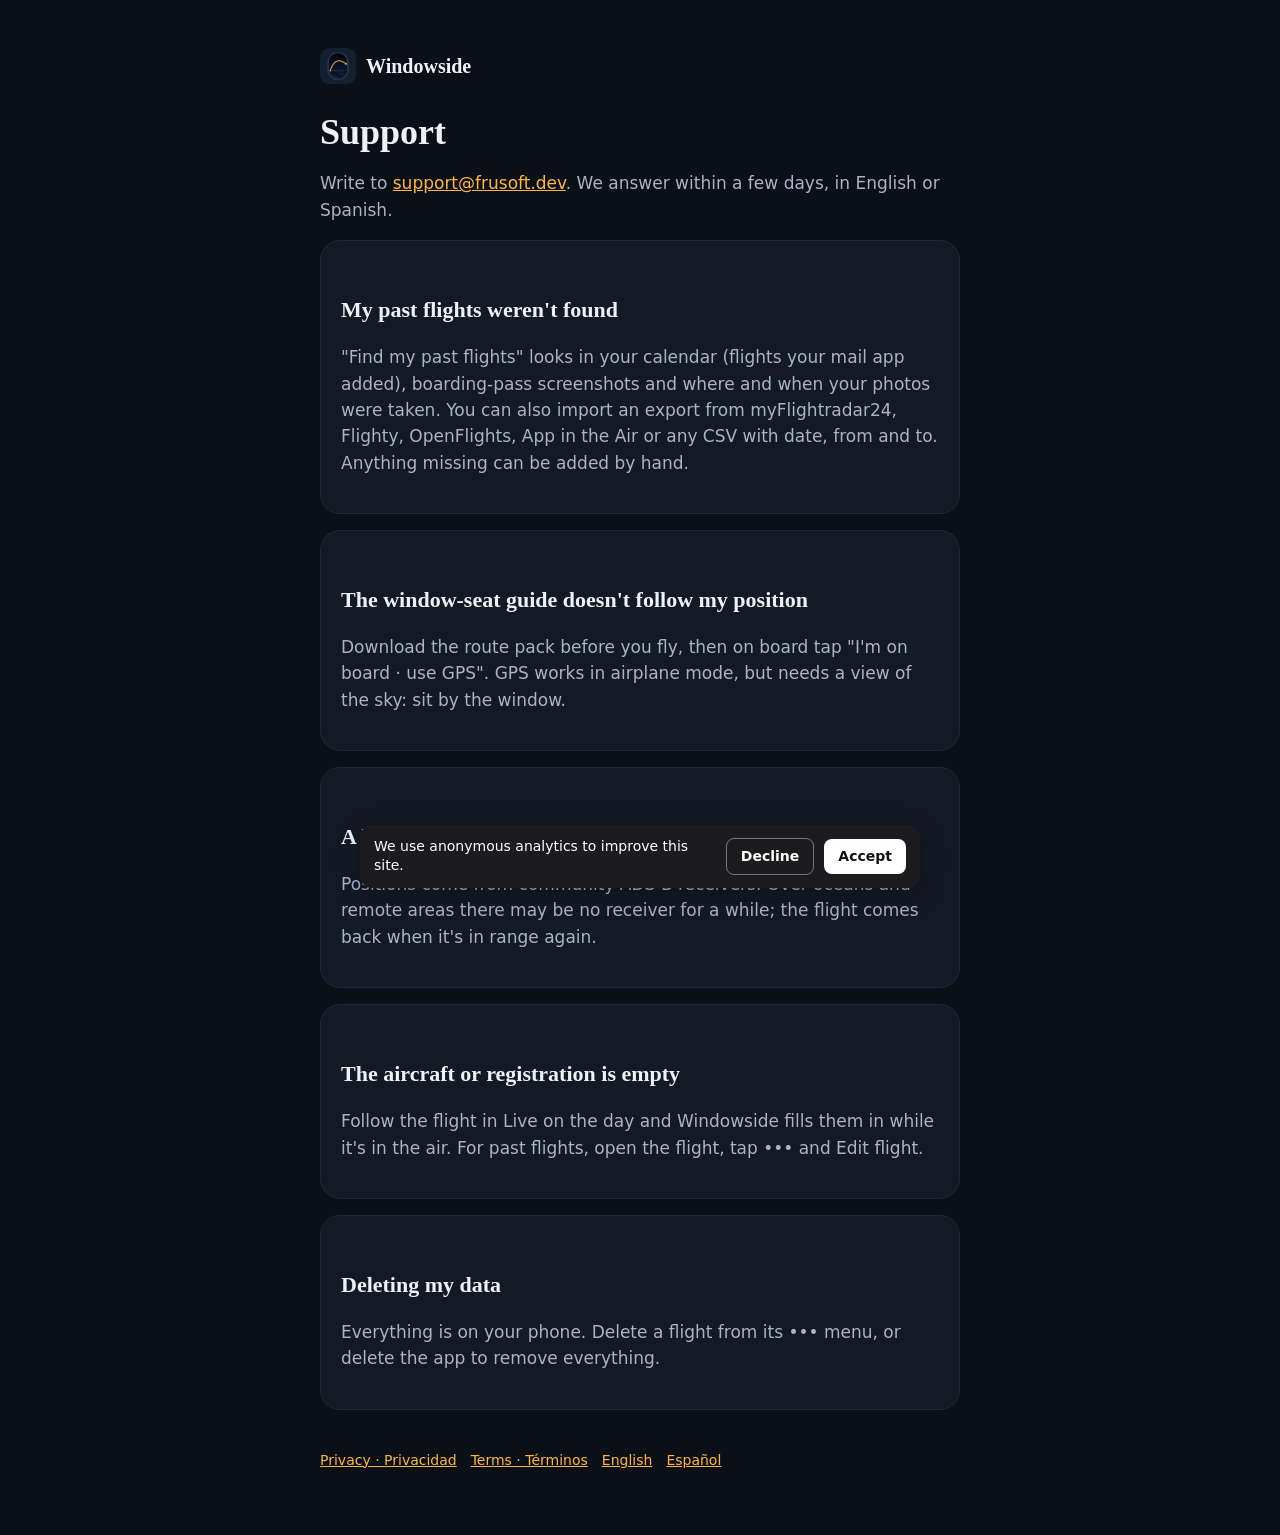
<file: support/index.html>
<!doctype html>
<html lang="en">
<head>
<meta charset="utf-8"><meta name="viewport" content="width=device-width, initial-scale=1">
<title>Support · Windowside</title>
<meta name="theme-color" content="#0B0F17">
<link rel="icon" href="../icon.png"><link rel="stylesheet" href="../legal.css">
</head>
<body><main>
<header><img src="../icon.png" alt=""><a href="../">Windowside</a></header>

<section lang="en">
<h1>Support</h1>
<p>Write to <a href="mailto:support@frusoft.dev">support@frusoft.dev</a>. We answer within a few days, in English or Spanish.</p>
<div class="card"><h2>My past flights weren't found</h2><p>"Find my past flights" looks in your calendar (flights your mail app added), boarding-pass screenshots and where and when your photos were taken. You can also import an export from myFlightradar24, Flighty, OpenFlights, App in the Air or any CSV with date, from and to. Anything missing can be added by hand.</p></div>
<div class="card"><h2>The window-seat guide doesn't follow my position</h2><p>Download the route pack before you fly, then on board tap "I'm on board · use GPS". GPS works in airplane mode, but needs a view of the sky: sit by the window.</p></div>
<div class="card"><h2>A live flight disappears</h2><p>Positions come from community ADS-B receivers. Over oceans and remote areas there may be no receiver for a while; the flight comes back when it's in range again.</p></div>
<div class="card"><h2>The aircraft or registration is empty</h2><p>Follow the flight in Live on the day and Windowside fills them in while it's in the air. For past flights, open the flight, tap ••• and Edit flight.</p></div>
<div class="card"><h2>Deleting my data</h2><p>Everything is on your phone. Delete a flight from its ••• menu, or delete the app to remove everything.</p></div>
</section>

<section lang="es">
<h1>Soporte</h1>
<p>Escribe a <a href="mailto:support@frusoft.dev">support@frusoft.dev</a>. Respondemos en unos días, en español o en inglés.</p>
<div class="card"><h2>No encontró mis vuelos anteriores</h2><p>"Buscar mis vuelos anteriores" mira tu calendario (los vuelos que agregó tu app de correo), las capturas de tarjetas de embarque y dónde y cuándo se tomaron tus fotos. También puedes importar una exportación de myFlightradar24, Flighty, OpenFlights, App in the Air o cualquier CSV con fecha, origen y destino. Lo que falte se puede agregar a mano.</p></div>
<div class="card"><h2>La guía de ventanilla no sigue mi posición</h2><p>Descarga el paquete de la ruta antes de volar y, a bordo, toca "Estoy a bordo · usar GPS". El GPS funciona en modo avión, pero necesita ver el cielo: siéntate junto a la ventanilla.</p></div>
<div class="card"><h2>Un vuelo en vivo desaparece</h2><p>Las posiciones vienen de receptores ADS-B comunitarios. Sobre el océano y zonas remotas puede no haber receptor un rato; el vuelo vuelve cuando entra en cobertura.</p></div>
<div class="card"><h2>El avión o la matrícula están vacíos</h2><p>Sigue el vuelo en En vivo ese día y Windowside los completa mientras está en el aire. Para vuelos pasados, abre el vuelo, toca ••• y Editar vuelo.</p></div>
<div class="card"><h2>Borrar mis datos</h2><p>Todo está en tu teléfono. Borra un vuelo desde su menú •••, o borra la app para quitar todo.</p></div>
</section>

<nav><a href="../privacy/">Privacy · Privacidad</a><a href="../terms/">Terms · Términos</a><a href="?lang=en">English</a><a href="?lang=es">Español</a></nav>
</main><script src="../lang.js"></script><script defer src="/analytics.js" data-mid="G-QQJB6DCY9X"></script></body></html>
</file>
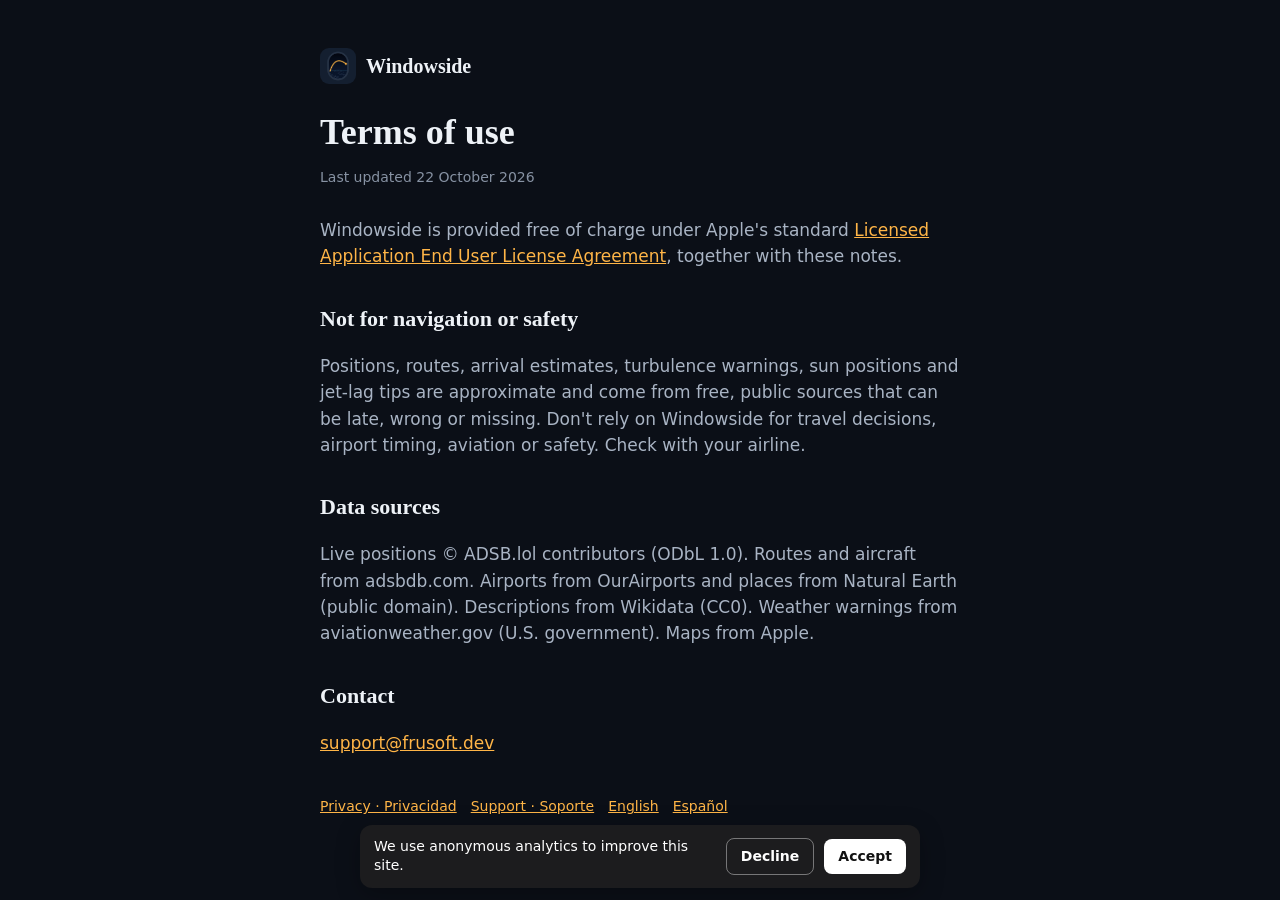
<file: terms/index.html>
<!doctype html>
<html lang="en">
<head>
<meta charset="utf-8"><meta name="viewport" content="width=device-width, initial-scale=1">
<title>Terms · Windowside</title>
<meta name="theme-color" content="#0B0F17">
<link rel="icon" href="../icon.png"><link rel="stylesheet" href="../legal.css">
</head>
<body><main>
<header><img src="../icon.png" alt=""><a href="../">Windowside</a></header>

<section lang="en">
<h1>Terms of use</h1>
<p class="meta">Last updated 22 October 2026</p>
<p>Windowside is provided free of charge under Apple's standard <a href="https://www.apple.com/legal/internet-services/itunes/dev/stdeula/">Licensed Application End User License Agreement</a>, together with these notes.</p>
<h2>Not for navigation or safety</h2>
<p>Positions, routes, arrival estimates, turbulence warnings, sun positions and jet-lag tips are approximate and come from free, public sources that can be late, wrong or missing. Don't rely on Windowside for travel decisions, airport timing, aviation or safety. Check with your airline.</p>
<h2>Data sources</h2>
<p>Live positions © ADSB.lol contributors (ODbL 1.0). Routes and aircraft from adsbdb.com. Airports from OurAirports and places from Natural Earth (public domain). Descriptions from Wikidata (CC0). Weather warnings from aviationweather.gov (U.S. government). Maps from Apple.</p>
<h2>Contact</h2>
<p><a href="mailto:support@frusoft.dev">support@frusoft.dev</a></p>
</section>

<section lang="es">
<h1>Términos de uso</h1>
<p class="meta">Última actualización: 22 de octubre de 2026</p>
<p>Windowside se ofrece gratis bajo el <a href="https://www.apple.com/legal/internet-services/itunes/dev/stdeula/">Contrato de licencia de usuario final estándar de Apple</a>, junto con estas notas.</p>
<h2>No es para navegación ni seguridad</h2>
<p>Las posiciones, rutas, horas estimadas, avisos de turbulencia, posiciones del sol y consejos para el jet lag son aproximados y vienen de fuentes públicas y gratuitas que pueden llegar tarde, equivocarse o faltar. No dependas de Windowside para decisiones de viaje, horarios de aeropuerto, aviación o seguridad. Consulta con tu aerolínea.</p>
<h2>Fuentes de datos</h2>
<p>Posiciones en vivo © colaboradores de ADSB.lol (ODbL 1.0). Rutas y aviones de adsbdb.com. Aeropuertos de OurAirports y lugares de Natural Earth (dominio público). Descripciones de Wikidata (CC0). Avisos meteorológicos de aviationweather.gov (gobierno de EE. UU.). Mapas de Apple.</p>
<h2>Contacto</h2>
<p><a href="mailto:support@frusoft.dev">support@frusoft.dev</a></p>
</section>

<nav><a href="../privacy/">Privacy · Privacidad</a><a href="../support/">Support · Soporte</a><a href="?lang=en">English</a><a href="?lang=es">Español</a></nav>
</main><script src="../lang.js"></script><script defer src="/analytics.js" data-mid="G-QQJB6DCY9X"></script></body></html>
</file>
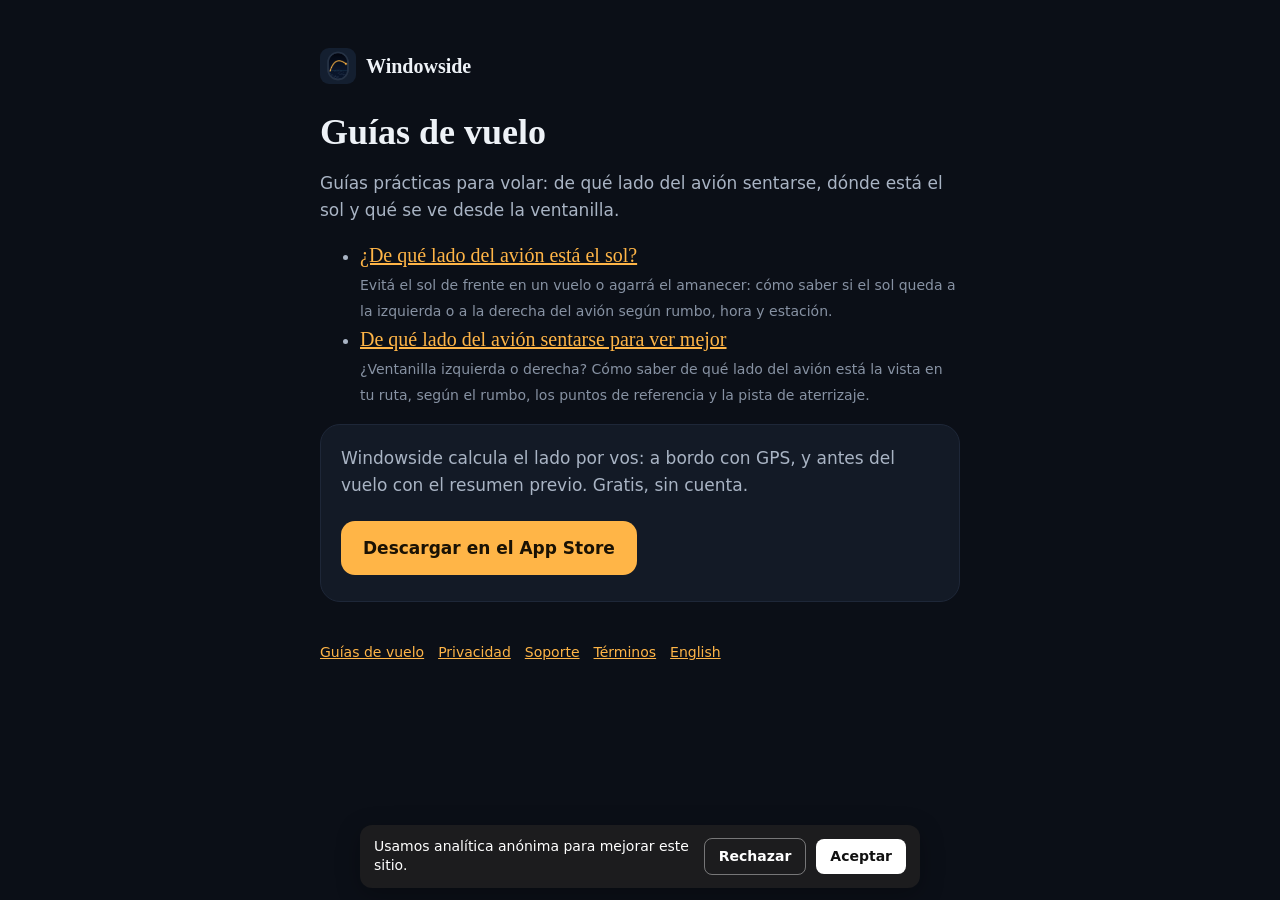
<file: es/guides/index.html>
<!doctype html>
<html lang="es">
<head>
<meta charset="utf-8"><meta name="viewport" content="width=device-width, initial-scale=1">
<title>Guías de vuelo · Windowside</title>
<meta name="description" content="Guías prácticas para volar: de qué lado del avión sentarse, dónde está el sol y qué se ve desde la ventanilla.">
<link rel="canonical" href="https://windowside.frusoft.dev/es/guides/">
<link rel="alternate" hreflang="es" href="https://windowside.frusoft.dev/es/guides/">
<link rel="alternate" hreflang="en" href="https://windowside.frusoft.dev/guides/">
<link rel="alternate" hreflang="x-default" href="https://windowside.frusoft.dev/guides/">
<meta property="og:type" content="website"><meta property="og:site_name" content="Windowside"><meta property="og:url" content="https://windowside.frusoft.dev/es/guides/">
<meta property="og:title" content="Guías de vuelo · Windowside"><meta property="og:description" content="Guías prácticas para volar: de qué lado del avión sentarse, dónde está el sol y qué se ve desde la ventanilla."><meta property="og:image" content="https://windowside.frusoft.dev/icon.png">
<meta name="twitter:card" content="summary"><meta name="twitter:title" content="Guías de vuelo · Windowside"><meta name="twitter:description" content="Guías prácticas para volar: de qué lado del avión sentarse, dónde está el sol y qué se ve desde la ventanilla."><meta name="twitter:image" content="https://windowside.frusoft.dev/icon.png">
<meta name="apple-itunes-app" content="app-id=6823342075">
<meta name="theme-color" content="#0B0F17">
<link rel="icon" href="../../icon.png"><link rel="stylesheet" href="../../legal.css">
<style>.cta{display:inline-block;margin:6px 0;padding:14px 22px;border-radius:14px;background:var(--accent);color:#1A1204;font-weight:600;text-decoration:none}.cta-card p{margin-top:0}h3{font-size:18px;margin:22px 0 4px}.guide-list a{font-family:var(--serif);font-size:20px}</style>

</head>
<body><main>
<header><img src="../../icon.png" alt="Windowside"><a href="../../es/">Windowside</a></header>
<h1>Guías de vuelo</h1>
<p>Guías prácticas para volar: de qué lado del avión sentarse, dónde está el sol y qué se ve desde la ventanilla.</p>
<ul class="guide-list"><li><a href="/es/guides/de-que-lado-del-avion-esta-el-sol/">¿De qué lado del avión está el sol?</a><br><span class="meta">Evitá el sol de frente en un vuelo o agarrá el amanecer: cómo saber si el sol queda a la izquierda o a la derecha del avión según rumbo, hora y estación.</span></li><li><a href="/es/guides/de-que-lado-del-avion-sentarse-para-ver-mejor/">De qué lado del avión sentarse para ver mejor</a><br><span class="meta">¿Ventanilla izquierda o derecha? Cómo saber de qué lado del avión está la vista en tu ruta, según el rumbo, los puntos de referencia y la pista de aterrizaje.</span></li></ul>
<aside class="card cta-card"><p>Windowside calcula el lado por vos: a bordo con GPS, y antes del vuelo con el resumen previo. Gratis, sin cuenta.</p><a class="cta" href="https://apps.apple.com/app/id6823342075?pt=128885457&amp;ct=guide-index-es&amp;mt=8">Descargar en el App Store</a></aside>

<nav><a href="/es/guides/">Guías de vuelo</a><a href="/privacy/">Privacidad</a><a href="/support/">Soporte</a><a href="/terms/">Términos</a><a href="/guides/">English</a></nav>
</main><script defer src="/analytics.js" data-mid="G-QQJB6DCY9X"></script></body></html>
</file>
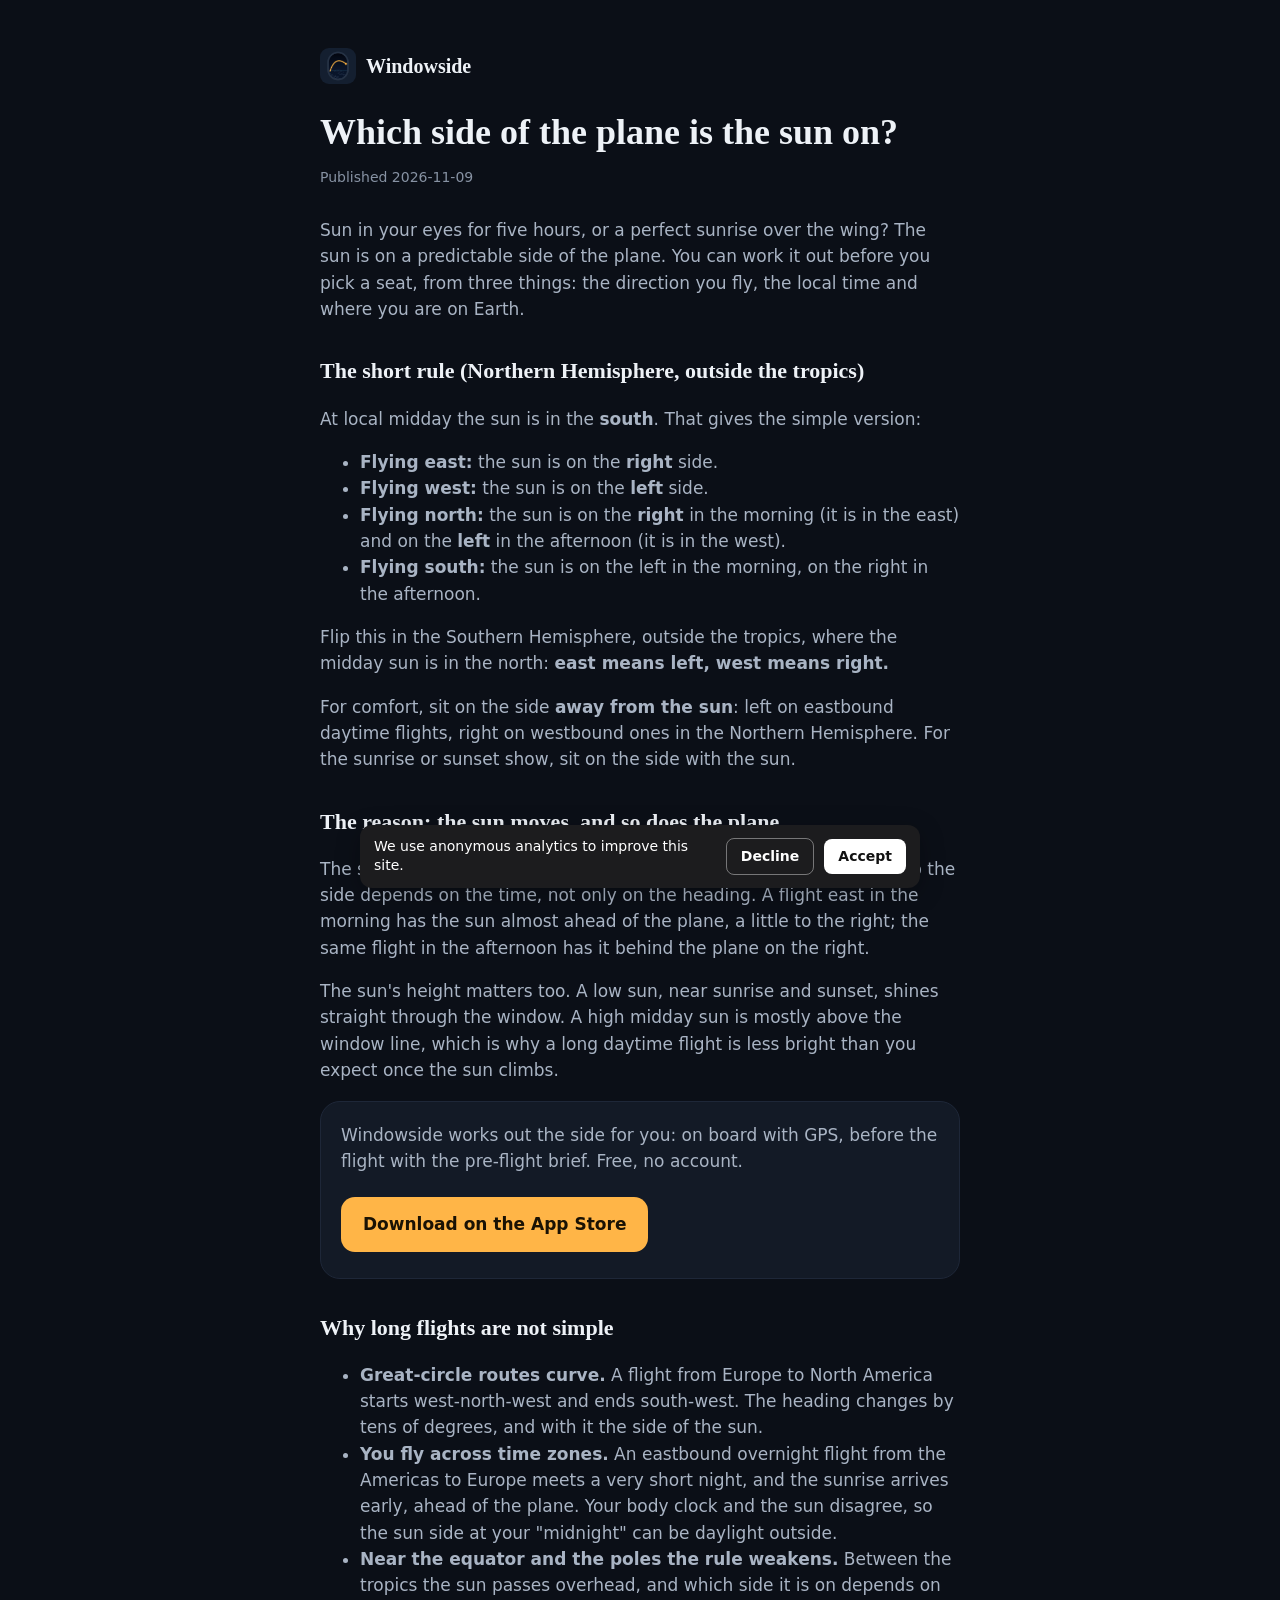
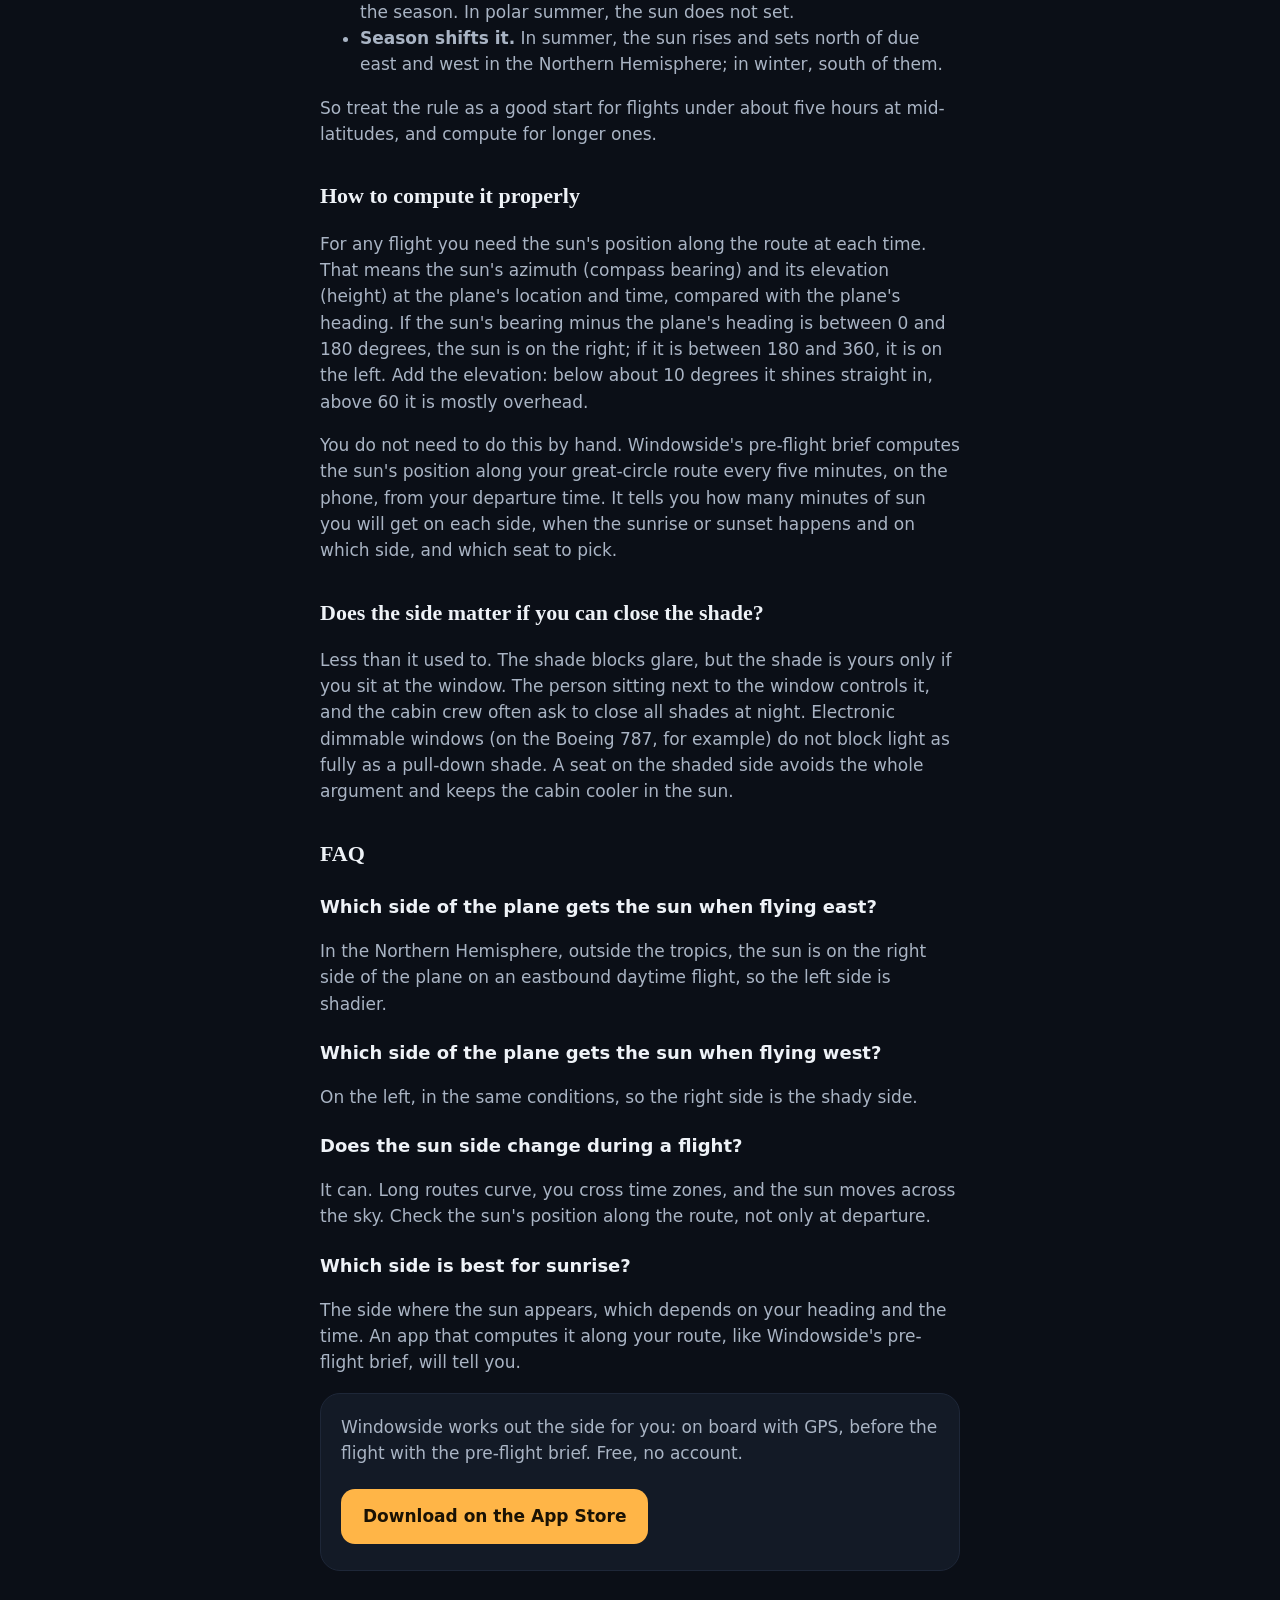
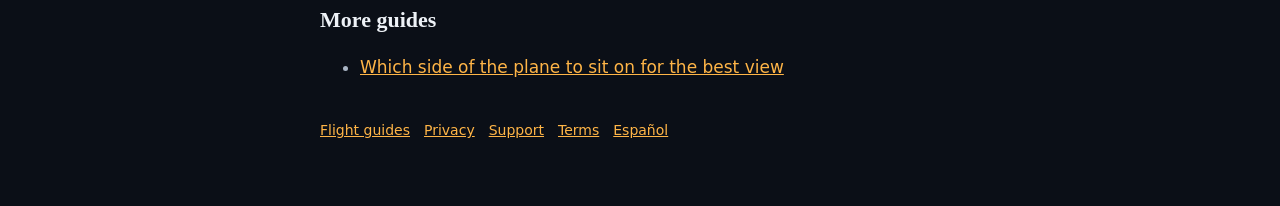
<file: guides/which-side-of-the-plane-is-the-sun/index.html>
<!doctype html>
<html lang="en">
<head>
<meta charset="utf-8"><meta name="viewport" content="width=device-width, initial-scale=1">
<title>Which side of the plane is the sun on? | Windowside</title>
<meta name="description" content="Avoid sun glare on a flight, or catch the sunrise: how to work out whether the sun is on the left or right of your plane from heading, time of day and season.">
<link rel="canonical" href="https://windowside.frusoft.dev/guides/which-side-of-the-plane-is-the-sun/">
<link rel="alternate" hreflang="en" href="https://windowside.frusoft.dev/guides/which-side-of-the-plane-is-the-sun/">
<link rel="alternate" hreflang="es" href="https://windowside.frusoft.dev/es/guides/de-que-lado-del-avion-esta-el-sol/">
<link rel="alternate" hreflang="x-default" href="https://windowside.frusoft.dev/guides/which-side-of-the-plane-is-the-sun/">
<meta property="og:type" content="article"><meta property="og:site_name" content="Windowside"><meta property="og:url" content="https://windowside.frusoft.dev/guides/which-side-of-the-plane-is-the-sun/">
<meta property="og:title" content="Which side of the plane is the sun on? | Windowside"><meta property="og:description" content="Avoid sun glare on a flight, or catch the sunrise: how to work out whether the sun is on the left or right of your plane from heading, time of day and season."><meta property="og:image" content="https://windowside.frusoft.dev/icon.png">
<meta name="twitter:card" content="summary"><meta name="twitter:title" content="Which side of the plane is the sun on? | Windowside"><meta name="twitter:description" content="Avoid sun glare on a flight, or catch the sunrise: how to work out whether the sun is on the left or right of your plane from heading, time of day and season."><meta name="twitter:image" content="https://windowside.frusoft.dev/icon.png">
<meta name="apple-itunes-app" content="app-id=6823342075">
<meta name="theme-color" content="#0B0F17">
<link rel="icon" href="../../icon.png"><link rel="stylesheet" href="../../legal.css">
<style>.cta{display:inline-block;margin:6px 0;padding:14px 22px;border-radius:14px;background:var(--accent);color:#1A1204;font-weight:600;text-decoration:none}.cta-card p{margin-top:0}h3{font-size:18px;margin:22px 0 4px}.guide-list a{font-family:var(--serif);font-size:20px}</style>
<script type="application/ld+json">{"@context":"https://schema.org","@type":"Article","headline":"Which side of the plane is the sun on?","description":"Avoid sun glare on a flight, or catch the sunrise: how to work out whether the sun is on the left or right of your plane from heading, time of day and season.","datePublished":"2026-11-09","dateModified":"2026-11-09","inLanguage":"en","mainEntityOfPage":"https://windowside.frusoft.dev/guides/which-side-of-the-plane-is-the-sun/","author":{"@type":"Organization","name":"Frusoft"},"publisher":{"@type":"Organization","name":"Frusoft","logo":{"@type":"ImageObject","url":"https://windowside.frusoft.dev/icon.png"}},"image":"https://windowside.frusoft.dev/icon.png"}</script>
<script type="application/ld+json">{"@context":"https://schema.org","@type":"FAQPage","mainEntity":[{"@type":"Question","name":"Which side of the plane gets the sun when flying east?","acceptedAnswer":{"@type":"Answer","text":"In the Northern Hemisphere, outside the tropics, the sun is on the right side of the plane on an eastbound daytime flight, so the left side is shadier."}},{"@type":"Question","name":"Which side of the plane gets the sun when flying west?","acceptedAnswer":{"@type":"Answer","text":"On the left, in the same conditions, so the right side is the shady side."}},{"@type":"Question","name":"Does the sun side change during a flight?","acceptedAnswer":{"@type":"Answer","text":"It can. Long routes curve, you cross time zones, and the sun moves across the sky. Check the sun's position along the route, not only at departure."}},{"@type":"Question","name":"Which side is best for sunrise?","acceptedAnswer":{"@type":"Answer","text":"The side where the sun appears, which depends on your heading and the time. An app that computes it along your route, like Windowside's pre-flight brief, will tell you."}}]}</script>
<script type="application/ld+json">{"@context":"https://schema.org","@type":"BreadcrumbList","itemListElement":[{"@type":"ListItem","position":1,"name":"Windowside","item":"https://windowside.frusoft.dev/"},{"@type":"ListItem","position":2,"name":"Flight guides","item":"https://windowside.frusoft.dev/guides/"},{"@type":"ListItem","position":3,"name":"Which side of the plane is the sun on?","item":"https://windowside.frusoft.dev/guides/which-side-of-the-plane-is-the-sun/"}]}</script>
</head>
<body><main>
<header><img src="../../icon.png" alt="Windowside"><a href="../../">Windowside</a></header>
<article>
<h1>Which side of the plane is the sun on?</h1>
<p class="meta">Published 2026-11-09</p>
<p>Sun in your eyes for five hours, or a perfect sunrise over the wing? The sun is on a predictable side of the plane. You can work it out before you pick a seat, from three things: the direction you fly, the local time and where you are on Earth.</p>
<h2>The short rule (Northern Hemisphere, outside the tropics)</h2>
<p>At local midday the sun is in the <strong>south</strong>. That gives the simple version:</p>
<ul><li><strong>Flying east:</strong> the sun is on the <strong>right</strong> side.</li><li><strong>Flying west:</strong> the sun is on the <strong>left</strong> side.</li><li><strong>Flying north:</strong> the sun is on the <strong>right</strong> in the morning (it is in the east) and on the <strong>left</strong> in the afternoon (it is in the west).</li><li><strong>Flying south:</strong> the sun is on the left in the morning, on the right in the afternoon.</li></ul>
<p>Flip this in the Southern Hemisphere, outside the tropics, where the midday sun is in the north: <strong>east means left, west means right.</strong></p>
<p>For comfort, sit on the side <strong>away from the sun</strong>: left on eastbound daytime flights, right on westbound ones in the Northern Hemisphere. For the sunrise or sunset show, sit on the side with the sun.</p>
<h2>The reason: the sun moves, and so does the plane</h2>
<p>The sun rises in the east, is highest at midday and sets in the west. So the side depends on the time, not only on the heading. A flight east in the morning has the sun almost ahead of the plane, a little to the right; the same flight in the afternoon has it behind the plane on the right.</p>
<p>The sun's height matters too. A low sun, near sunrise and sunset, shines straight through the window. A high midday sun is mostly above the window line, which is why a long daytime flight is less bright than you expect once the sun climbs.</p>
<aside class="card cta-card"><p>Windowside works out the side for you: on board with GPS, before the flight with the pre-flight brief. Free, no account.</p><a class="cta" href="https://apps.apple.com/app/id6823342075?pt=128885457&amp;ct=guide-sun-side&amp;mt=8">Download on the App Store</a></aside>
<h2>Why long flights are not simple</h2>
<ul><li><strong>Great-circle routes curve.</strong> A flight from Europe to North America starts west-north-west and ends south-west. The heading changes by tens of degrees, and with it the side of the sun.</li><li><strong>You fly across time zones.</strong> An eastbound overnight flight from the Americas to Europe meets a very short night, and the sunrise arrives early, ahead of the plane. Your body clock and the sun disagree, so the sun side at your &quot;midnight&quot; can be daylight outside.</li><li><strong>Near the equator and the poles the rule weakens.</strong> Between the tropics the sun passes overhead, and which side it is on depends on the season. In polar summer, the sun does not set.</li><li><strong>Season shifts it.</strong> In summer, the sun rises and sets north of due east and west in the Northern Hemisphere; in winter, south of them.</li></ul>
<p>So treat the rule as a good start for flights under about five hours at mid-latitudes, and compute for longer ones.</p>
<h2>How to compute it properly</h2>
<p>For any flight you need the sun's position along the route at each time. That means the sun's azimuth (compass bearing) and its elevation (height) at the plane's location and time, compared with the plane's heading. If the sun's bearing minus the plane's heading is between 0 and 180 degrees, the sun is on the right; if it is between 180 and 360, it is on the left. Add the elevation: below about 10 degrees it shines straight in, above 60 it is mostly overhead.</p>
<p>You do not need to do this by hand. Windowside's pre-flight brief computes the sun's position along your great-circle route every five minutes, on the phone, from your departure time. It tells you how many minutes of sun you will get on each side, when the sunrise or sunset happens and on which side, and which seat to pick.</p>
<h2>Does the side matter if you can close the shade?</h2>
<p>Less than it used to. The shade blocks glare, but the shade is yours only if you sit at the window. The person sitting next to the window controls it, and the cabin crew often ask to close all shades at night. Electronic dimmable windows (on the Boeing 787, for example) do not block light as fully as a pull-down shade. A seat on the shaded side avoids the whole argument and keeps the cabin cooler in the sun.</p>
<h2>FAQ</h2>
<h3>Which side of the plane gets the sun when flying east?</h3>
<p>In the Northern Hemisphere, outside the tropics, the sun is on the right side of the plane on an eastbound daytime flight, so the left side is shadier.</p>
<h3>Which side of the plane gets the sun when flying west?</h3>
<p>On the left, in the same conditions, so the right side is the shady side.</p>
<h3>Does the sun side change during a flight?</h3>
<p>It can. Long routes curve, you cross time zones, and the sun moves across the sky. Check the sun's position along the route, not only at departure.</p>
<h3>Which side is best for sunrise?</h3>
<p>The side where the sun appears, which depends on your heading and the time. An app that computes it along your route, like Windowside's pre-flight brief, will tell you.</p>
<aside class="card cta-card"><p>Windowside works out the side for you: on board with GPS, before the flight with the pre-flight brief. Free, no account.</p><a class="cta" href="https://apps.apple.com/app/id6823342075?pt=128885457&amp;ct=guide-sun-side&amp;mt=8">Download on the App Store</a></aside>
<h2>More guides</h2><ul><li><a href="/guides/which-side-of-the-plane-to-sit-on/">Which side of the plane to sit on for the best view</a></li></ul>
</article>
<nav><a href="/guides/">Flight guides</a><a href="/privacy/">Privacy</a><a href="/support/">Support</a><a href="/terms/">Terms</a><a href="/es/guides/de-que-lado-del-avion-esta-el-sol/">Español</a></nav>
</main><script defer src="/analytics.js" data-mid="G-QQJB6DCY9X"></script></body></html>
</file>
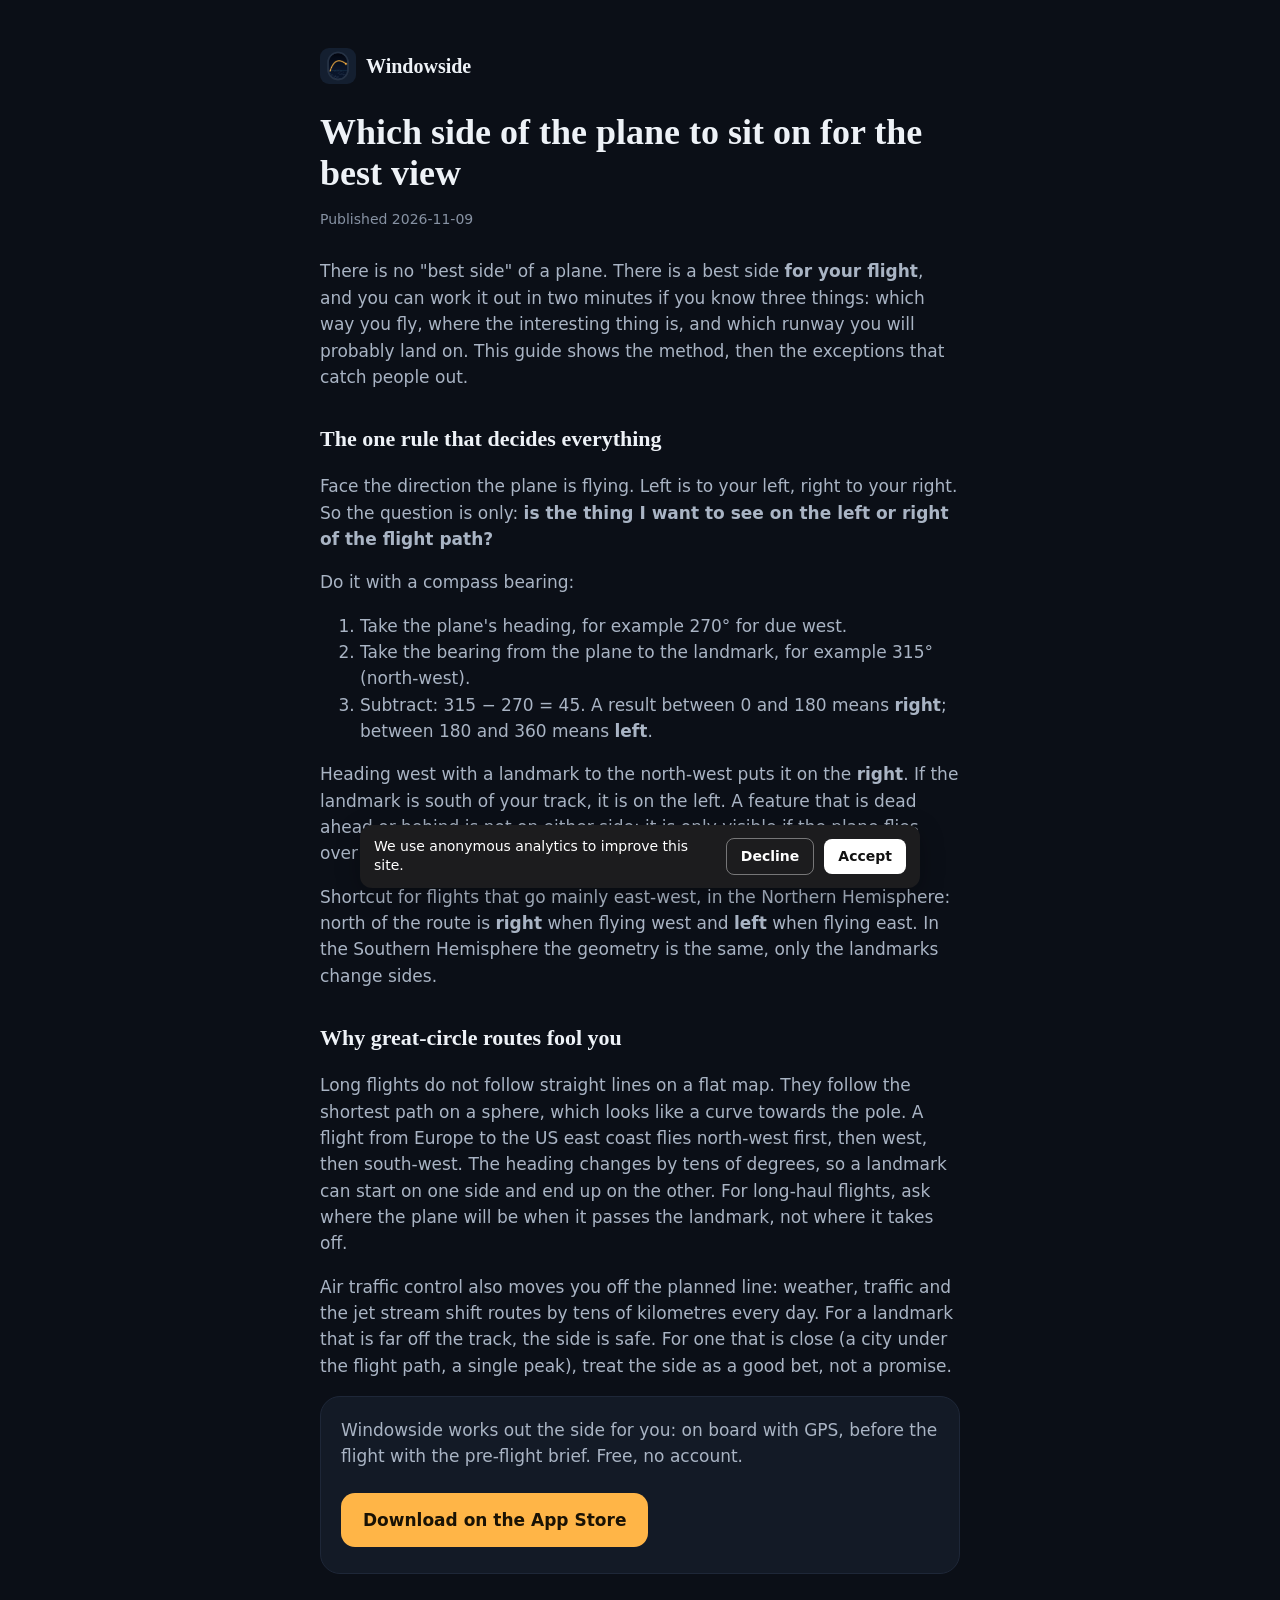
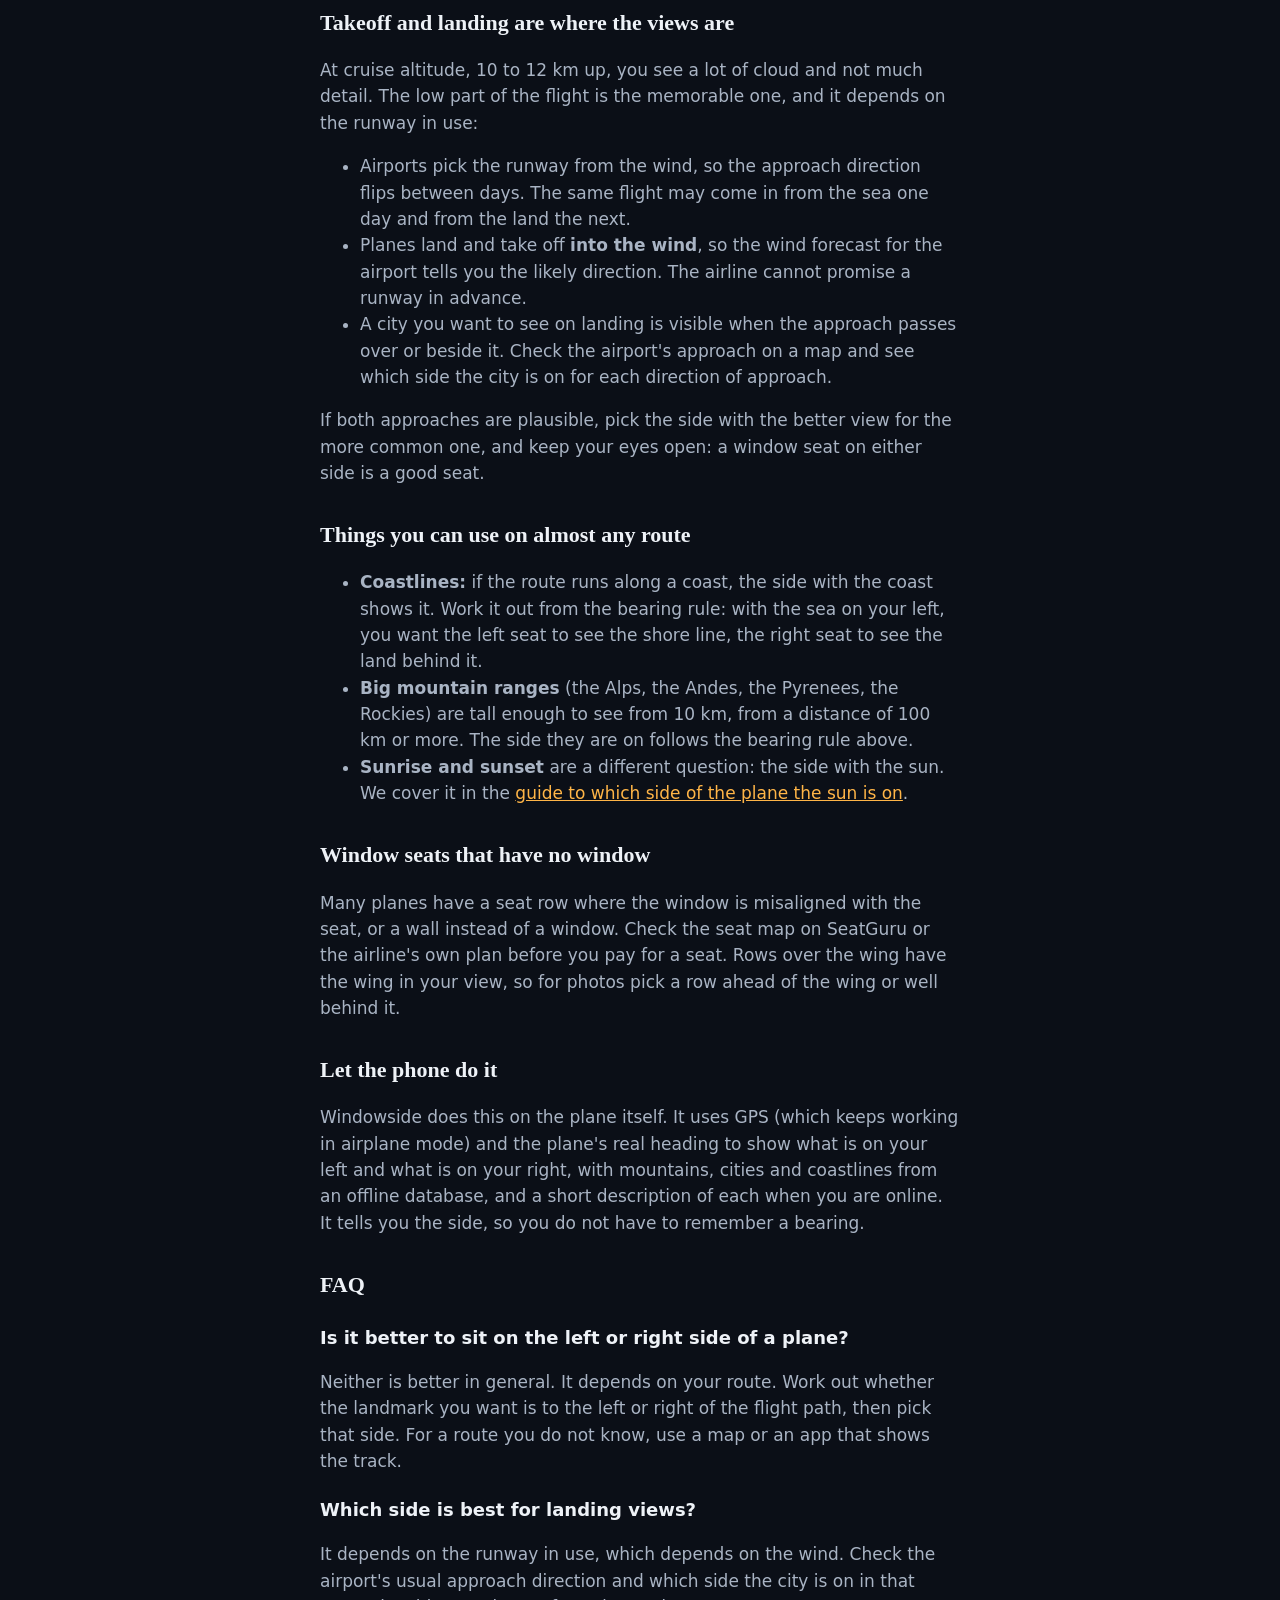
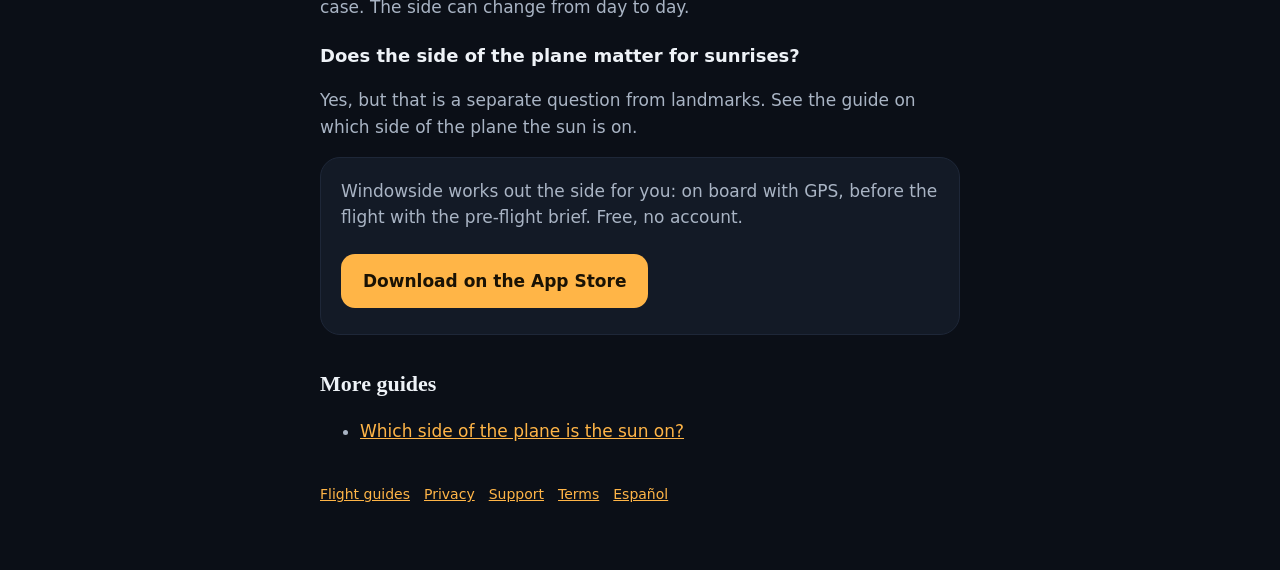
<file: guides/which-side-of-the-plane-to-sit-on/index.html>
<!doctype html>
<html lang="en">
<head>
<meta charset="utf-8"><meta name="viewport" content="width=device-width, initial-scale=1">
<title>Which side of the plane to sit on for the best view | Windowside</title>
<meta name="description" content="Left or right window? How to work out which side of the plane has the view on your route, from heading, landmarks and the runway you land on.">
<link rel="canonical" href="https://windowside.frusoft.dev/guides/which-side-of-the-plane-to-sit-on/">
<link rel="alternate" hreflang="en" href="https://windowside.frusoft.dev/guides/which-side-of-the-plane-to-sit-on/">
<link rel="alternate" hreflang="es" href="https://windowside.frusoft.dev/es/guides/de-que-lado-del-avion-sentarse-para-ver-mejor/">
<link rel="alternate" hreflang="x-default" href="https://windowside.frusoft.dev/guides/which-side-of-the-plane-to-sit-on/">
<meta property="og:type" content="article"><meta property="og:site_name" content="Windowside"><meta property="og:url" content="https://windowside.frusoft.dev/guides/which-side-of-the-plane-to-sit-on/">
<meta property="og:title" content="Which side of the plane to sit on for the best view | Windowside"><meta property="og:description" content="Left or right window? How to work out which side of the plane has the view on your route, from heading, landmarks and the runway you land on."><meta property="og:image" content="https://windowside.frusoft.dev/icon.png">
<meta name="twitter:card" content="summary"><meta name="twitter:title" content="Which side of the plane to sit on for the best view | Windowside"><meta name="twitter:description" content="Left or right window? How to work out which side of the plane has the view on your route, from heading, landmarks and the runway you land on."><meta name="twitter:image" content="https://windowside.frusoft.dev/icon.png">
<meta name="apple-itunes-app" content="app-id=6823342075">
<meta name="theme-color" content="#0B0F17">
<link rel="icon" href="../../icon.png"><link rel="stylesheet" href="../../legal.css">
<style>.cta{display:inline-block;margin:6px 0;padding:14px 22px;border-radius:14px;background:var(--accent);color:#1A1204;font-weight:600;text-decoration:none}.cta-card p{margin-top:0}h3{font-size:18px;margin:22px 0 4px}.guide-list a{font-family:var(--serif);font-size:20px}</style>
<script type="application/ld+json">{"@context":"https://schema.org","@type":"Article","headline":"Which side of the plane to sit on for the best view","description":"Left or right window? How to work out which side of the plane has the view on your route, from heading, landmarks and the runway you land on.","datePublished":"2026-11-09","dateModified":"2026-11-09","inLanguage":"en","mainEntityOfPage":"https://windowside.frusoft.dev/guides/which-side-of-the-plane-to-sit-on/","author":{"@type":"Organization","name":"Frusoft"},"publisher":{"@type":"Organization","name":"Frusoft","logo":{"@type":"ImageObject","url":"https://windowside.frusoft.dev/icon.png"}},"image":"https://windowside.frusoft.dev/icon.png"}</script>
<script type="application/ld+json">{"@context":"https://schema.org","@type":"FAQPage","mainEntity":[{"@type":"Question","name":"Is it better to sit on the left or right side of a plane?","acceptedAnswer":{"@type":"Answer","text":"Neither is better in general. It depends on your route. Work out whether the landmark you want is to the left or right of the flight path, then pick that side. For a route you do not know, use a map or an app that shows the track."}},{"@type":"Question","name":"Which side is best for landing views?","acceptedAnswer":{"@type":"Answer","text":"It depends on the runway in use, which depends on the wind. Check the airport's usual approach direction and which side the city is on in that case. The side can change from day to day."}},{"@type":"Question","name":"Does the side of the plane matter for sunrises?","acceptedAnswer":{"@type":"Answer","text":"Yes, but that is a separate question from landmarks. See the guide on which side of the plane the sun is on."}}]}</script>
<script type="application/ld+json">{"@context":"https://schema.org","@type":"BreadcrumbList","itemListElement":[{"@type":"ListItem","position":1,"name":"Windowside","item":"https://windowside.frusoft.dev/"},{"@type":"ListItem","position":2,"name":"Flight guides","item":"https://windowside.frusoft.dev/guides/"},{"@type":"ListItem","position":3,"name":"Which side of the plane to sit on for the best view","item":"https://windowside.frusoft.dev/guides/which-side-of-the-plane-to-sit-on/"}]}</script>
</head>
<body><main>
<header><img src="../../icon.png" alt="Windowside"><a href="../../">Windowside</a></header>
<article>
<h1>Which side of the plane to sit on for the best view</h1>
<p class="meta">Published 2026-11-09</p>
<p>There is no &quot;best side&quot; of a plane. There is a best side <strong>for your flight</strong>, and you can work it out in two minutes if you know three things: which way you fly, where the interesting thing is, and which runway you will probably land on. This guide shows the method, then the exceptions that catch people out.</p>
<h2>The one rule that decides everything</h2>
<p>Face the direction the plane is flying. Left is to your left, right to your right. So the question is only: <strong>is the thing I want to see on the left or right of the flight path?</strong></p>
<p>Do it with a compass bearing:</p>
<ol><li>Take the plane's heading, for example 270° for due west.</li><li>Take the bearing from the plane to the landmark, for example 315° (north-west).</li><li>Subtract: 315 − 270 = 45. A result between 0 and 180 means <strong>right</strong>; between 180 and 360 means <strong>left</strong>.</li></ol>
<p>Heading west with a landmark to the north-west puts it on the <strong>right</strong>. If the landmark is south of your track, it is on the left. A feature that is dead ahead or behind is not on either side: it is only visible if the plane flies over it.</p>
<p>Shortcut for flights that go mainly east-west, in the Northern Hemisphere: north of the route is <strong>right</strong> when flying west and <strong>left</strong> when flying east. In the Southern Hemisphere the geometry is the same, only the landmarks change sides.</p>
<h2>Why great-circle routes fool you</h2>
<p>Long flights do not follow straight lines on a flat map. They follow the shortest path on a sphere, which looks like a curve towards the pole. A flight from Europe to the US east coast flies north-west first, then west, then south-west. The heading changes by tens of degrees, so a landmark can start on one side and end up on the other. For long-haul flights, ask where the plane will be when it passes the landmark, not where it takes off.</p>
<p>Air traffic control also moves you off the planned line: weather, traffic and the jet stream shift routes by tens of kilometres every day. For a landmark that is far off the track, the side is safe. For one that is close (a city under the flight path, a single peak), treat the side as a good bet, not a promise.</p>
<aside class="card cta-card"><p>Windowside works out the side for you: on board with GPS, before the flight with the pre-flight brief. Free, no account.</p><a class="cta" href="https://apps.apple.com/app/id6823342075?pt=128885457&amp;ct=guide-which-side&amp;mt=8">Download on the App Store</a></aside>
<h2>Takeoff and landing are where the views are</h2>
<p>At cruise altitude, 10 to 12 km up, you see a lot of cloud and not much detail. The low part of the flight is the memorable one, and it depends on the runway in use:</p>
<ul><li>Airports pick the runway from the wind, so the approach direction flips between days. The same flight may come in from the sea one day and from the land the next.</li><li>Planes land and take off <strong>into the wind</strong>, so the wind forecast for the airport tells you the likely direction. The airline cannot promise a runway in advance.</li><li>A city you want to see on landing is visible when the approach passes over or beside it. Check the airport's approach on a map and see which side the city is on for each direction of approach.</li></ul>
<p>If both approaches are plausible, pick the side with the better view for the more common one, and keep your eyes open: a window seat on either side is a good seat.</p>
<h2>Things you can use on almost any route</h2>
<ul><li><strong>Coastlines:</strong> if the route runs along a coast, the side with the coast shows it. Work it out from the bearing rule: with the sea on your left, you want the left seat to see the shore line, the right seat to see the land behind it.</li><li><strong>Big mountain ranges</strong> (the Alps, the Andes, the Pyrenees, the Rockies) are tall enough to see from 10 km, from a distance of 100 km or more. The side they are on follows the bearing rule above.</li><li><strong>Sunrise and sunset</strong> are a different question: the side with the sun. We cover it in the <a href="../which-side-of-the-plane-is-the-sun/">guide to which side of the plane the sun is on</a>.</li></ul>
<h2>Window seats that have no window</h2>
<p>Many planes have a seat row where the window is misaligned with the seat, or a wall instead of a window. Check the seat map on SeatGuru or the airline's own plan before you pay for a seat. Rows over the wing have the wing in your view, so for photos pick a row ahead of the wing or well behind it.</p>
<h2>Let the phone do it</h2>
<p>Windowside does this on the plane itself. It uses GPS (which keeps working in airplane mode) and the plane's real heading to show what is on your left and what is on your right, with mountains, cities and coastlines from an offline database, and a short description of each when you are online. It tells you the side, so you do not have to remember a bearing.</p>
<h2>FAQ</h2>
<h3>Is it better to sit on the left or right side of a plane?</h3>
<p>Neither is better in general. It depends on your route. Work out whether the landmark you want is to the left or right of the flight path, then pick that side. For a route you do not know, use a map or an app that shows the track.</p>
<h3>Which side is best for landing views?</h3>
<p>It depends on the runway in use, which depends on the wind. Check the airport's usual approach direction and which side the city is on in that case. The side can change from day to day.</p>
<h3>Does the side of the plane matter for sunrises?</h3>
<p>Yes, but that is a separate question from landmarks. See the guide on which side of the plane the sun is on.</p>
<aside class="card cta-card"><p>Windowside works out the side for you: on board with GPS, before the flight with the pre-flight brief. Free, no account.</p><a class="cta" href="https://apps.apple.com/app/id6823342075?pt=128885457&amp;ct=guide-which-side&amp;mt=8">Download on the App Store</a></aside>
<h2>More guides</h2><ul><li><a href="/guides/which-side-of-the-plane-is-the-sun/">Which side of the plane is the sun on?</a></li></ul>
</article>
<nav><a href="/guides/">Flight guides</a><a href="/privacy/">Privacy</a><a href="/support/">Support</a><a href="/terms/">Terms</a><a href="/es/guides/de-que-lado-del-avion-sentarse-para-ver-mejor/">Español</a></nav>
</main><script defer src="/analytics.js" data-mid="G-QQJB6DCY9X"></script></body></html>
</file>
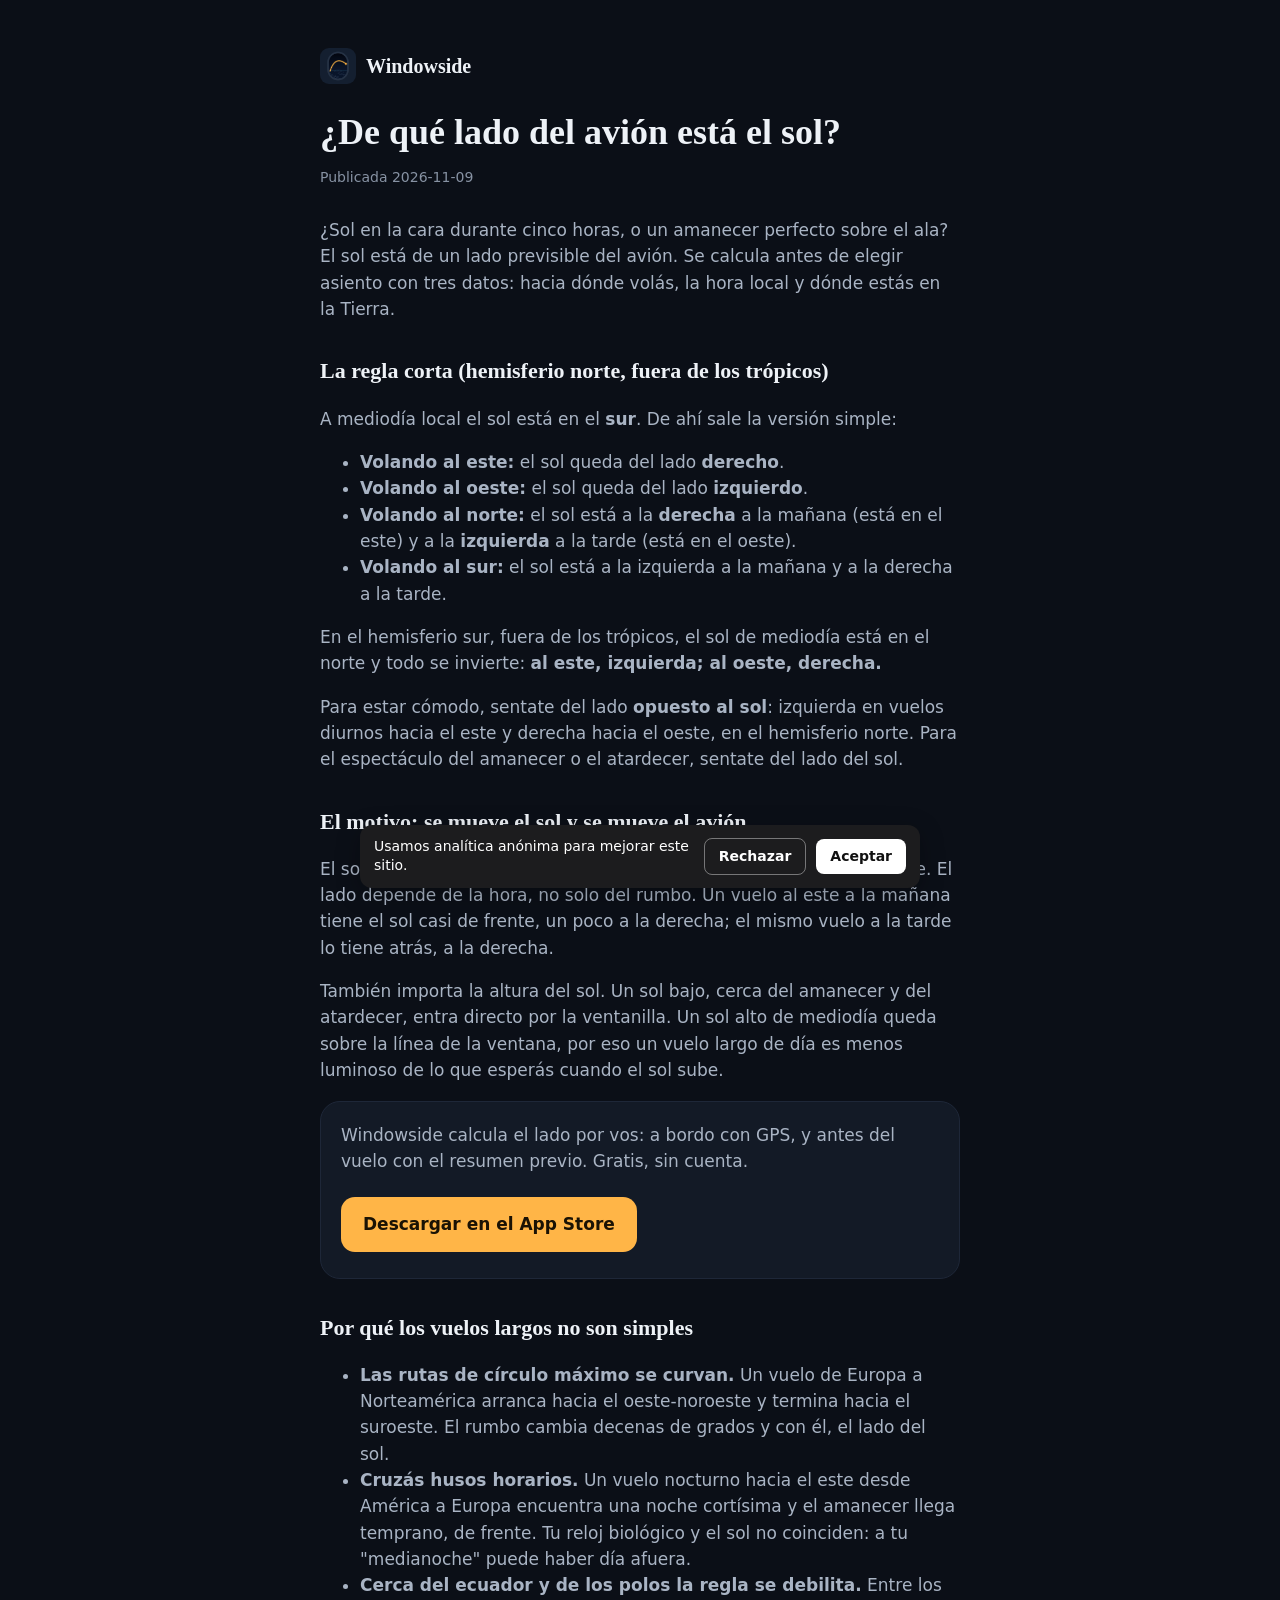
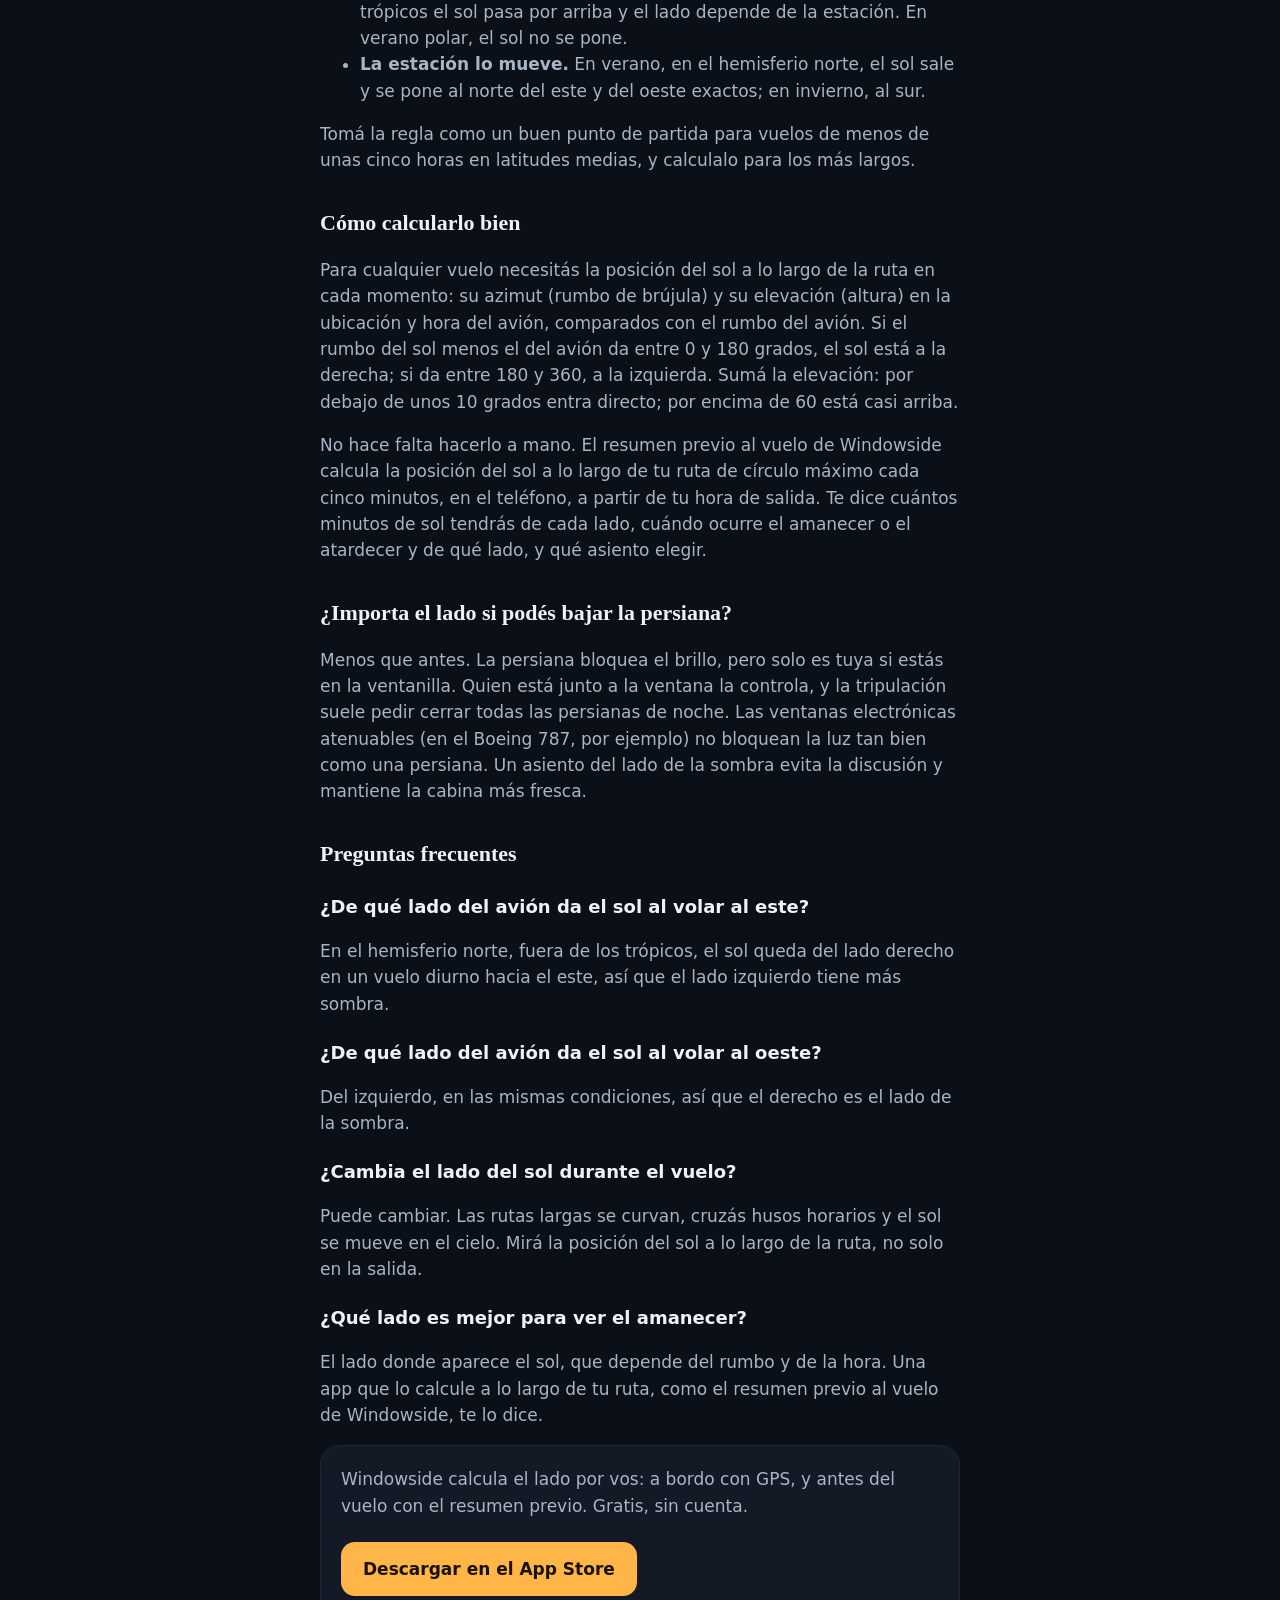
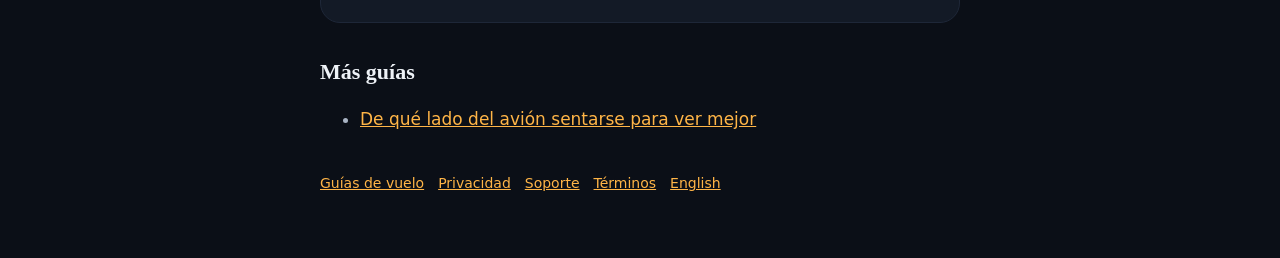
<file: es/guides/de-que-lado-del-avion-esta-el-sol/index.html>
<!doctype html>
<html lang="es">
<head>
<meta charset="utf-8"><meta name="viewport" content="width=device-width, initial-scale=1">
<title>¿De qué lado del avión está el sol? | Windowside</title>
<meta name="description" content="Evitá el sol de frente en un vuelo o agarrá el amanecer: cómo saber si el sol queda a la izquierda o a la derecha del avión según rumbo, hora y estación.">
<link rel="canonical" href="https://windowside.frusoft.dev/es/guides/de-que-lado-del-avion-esta-el-sol/">
<link rel="alternate" hreflang="es" href="https://windowside.frusoft.dev/es/guides/de-que-lado-del-avion-esta-el-sol/">
<link rel="alternate" hreflang="en" href="https://windowside.frusoft.dev/guides/which-side-of-the-plane-is-the-sun/">
<link rel="alternate" hreflang="x-default" href="https://windowside.frusoft.dev/guides/which-side-of-the-plane-is-the-sun/">
<meta property="og:type" content="article"><meta property="og:site_name" content="Windowside"><meta property="og:url" content="https://windowside.frusoft.dev/es/guides/de-que-lado-del-avion-esta-el-sol/">
<meta property="og:title" content="¿De qué lado del avión está el sol? | Windowside"><meta property="og:description" content="Evitá el sol de frente en un vuelo o agarrá el amanecer: cómo saber si el sol queda a la izquierda o a la derecha del avión según rumbo, hora y estación."><meta property="og:image" content="https://windowside.frusoft.dev/icon.png">
<meta name="twitter:card" content="summary"><meta name="twitter:title" content="¿De qué lado del avión está el sol? | Windowside"><meta name="twitter:description" content="Evitá el sol de frente en un vuelo o agarrá el amanecer: cómo saber si el sol queda a la izquierda o a la derecha del avión según rumbo, hora y estación."><meta name="twitter:image" content="https://windowside.frusoft.dev/icon.png">
<meta name="apple-itunes-app" content="app-id=6823342075">
<meta name="theme-color" content="#0B0F17">
<link rel="icon" href="../../../icon.png"><link rel="stylesheet" href="../../../legal.css">
<style>.cta{display:inline-block;margin:6px 0;padding:14px 22px;border-radius:14px;background:var(--accent);color:#1A1204;font-weight:600;text-decoration:none}.cta-card p{margin-top:0}h3{font-size:18px;margin:22px 0 4px}.guide-list a{font-family:var(--serif);font-size:20px}</style>
<script type="application/ld+json">{"@context":"https://schema.org","@type":"Article","headline":"¿De qué lado del avión está el sol?","description":"Evitá el sol de frente en un vuelo o agarrá el amanecer: cómo saber si el sol queda a la izquierda o a la derecha del avión según rumbo, hora y estación.","datePublished":"2026-11-09","dateModified":"2026-11-09","inLanguage":"es","mainEntityOfPage":"https://windowside.frusoft.dev/es/guides/de-que-lado-del-avion-esta-el-sol/","author":{"@type":"Organization","name":"Frusoft"},"publisher":{"@type":"Organization","name":"Frusoft","logo":{"@type":"ImageObject","url":"https://windowside.frusoft.dev/icon.png"}},"image":"https://windowside.frusoft.dev/icon.png"}</script>
<script type="application/ld+json">{"@context":"https://schema.org","@type":"FAQPage","mainEntity":[{"@type":"Question","name":"¿De qué lado del avión da el sol al volar al este?","acceptedAnswer":{"@type":"Answer","text":"En el hemisferio norte, fuera de los trópicos, el sol queda del lado derecho en un vuelo diurno hacia el este, así que el lado izquierdo tiene más sombra."}},{"@type":"Question","name":"¿De qué lado del avión da el sol al volar al oeste?","acceptedAnswer":{"@type":"Answer","text":"Del izquierdo, en las mismas condiciones, así que el derecho es el lado de la sombra."}},{"@type":"Question","name":"¿Cambia el lado del sol durante el vuelo?","acceptedAnswer":{"@type":"Answer","text":"Puede cambiar. Las rutas largas se curvan, cruzás husos horarios y el sol se mueve en el cielo. Mirá la posición del sol a lo largo de la ruta, no solo en la salida."}},{"@type":"Question","name":"¿Qué lado es mejor para ver el amanecer?","acceptedAnswer":{"@type":"Answer","text":"El lado donde aparece el sol, que depende del rumbo y de la hora. Una app que lo calcule a lo largo de tu ruta, como el resumen previo al vuelo de Windowside, te lo dice."}}]}</script>
<script type="application/ld+json">{"@context":"https://schema.org","@type":"BreadcrumbList","itemListElement":[{"@type":"ListItem","position":1,"name":"Windowside","item":"https://windowside.frusoft.dev/es/"},{"@type":"ListItem","position":2,"name":"Guías de vuelo","item":"https://windowside.frusoft.dev/es/guides/"},{"@type":"ListItem","position":3,"name":"¿De qué lado del avión está el sol?","item":"https://windowside.frusoft.dev/es/guides/de-que-lado-del-avion-esta-el-sol/"}]}</script>
</head>
<body><main>
<header><img src="../../../icon.png" alt="Windowside"><a href="../../../es/">Windowside</a></header>
<article>
<h1>¿De qué lado del avión está el sol?</h1>
<p class="meta">Publicada 2026-11-09</p>
<p>¿Sol en la cara durante cinco horas, o un amanecer perfecto sobre el ala? El sol está de un lado previsible del avión. Se calcula antes de elegir asiento con tres datos: hacia dónde volás, la hora local y dónde estás en la Tierra.</p>
<h2>La regla corta (hemisferio norte, fuera de los trópicos)</h2>
<p>A mediodía local el sol está en el <strong>sur</strong>. De ahí sale la versión simple:</p>
<ul><li><strong>Volando al este:</strong> el sol queda del lado <strong>derecho</strong>.</li><li><strong>Volando al oeste:</strong> el sol queda del lado <strong>izquierdo</strong>.</li><li><strong>Volando al norte:</strong> el sol está a la <strong>derecha</strong> a la mañana (está en el este) y a la <strong>izquierda</strong> a la tarde (está en el oeste).</li><li><strong>Volando al sur:</strong> el sol está a la izquierda a la mañana y a la derecha a la tarde.</li></ul>
<p>En el hemisferio sur, fuera de los trópicos, el sol de mediodía está en el norte y todo se invierte: <strong>al este, izquierda; al oeste, derecha.</strong></p>
<p>Para estar cómodo, sentate del lado <strong>opuesto al sol</strong>: izquierda en vuelos diurnos hacia el este y derecha hacia el oeste, en el hemisferio norte. Para el espectáculo del amanecer o el atardecer, sentate del lado del sol.</p>
<h2>El motivo: se mueve el sol y se mueve el avión</h2>
<p>El sol sale por el este, está más alto al mediodía y se pone por el oeste. El lado depende de la hora, no solo del rumbo. Un vuelo al este a la mañana tiene el sol casi de frente, un poco a la derecha; el mismo vuelo a la tarde lo tiene atrás, a la derecha.</p>
<p>También importa la altura del sol. Un sol bajo, cerca del amanecer y del atardecer, entra directo por la ventanilla. Un sol alto de mediodía queda sobre la línea de la ventana, por eso un vuelo largo de día es menos luminoso de lo que esperás cuando el sol sube.</p>
<aside class="card cta-card"><p>Windowside calcula el lado por vos: a bordo con GPS, y antes del vuelo con el resumen previo. Gratis, sin cuenta.</p><a class="cta" href="https://apps.apple.com/app/id6823342075?pt=128885457&amp;ct=guide-sun-side-es&amp;mt=8">Descargar en el App Store</a></aside>
<h2>Por qué los vuelos largos no son simples</h2>
<ul><li><strong>Las rutas de círculo máximo se curvan.</strong> Un vuelo de Europa a Norteamérica arranca hacia el oeste-noroeste y termina hacia el suroeste. El rumbo cambia decenas de grados y con él, el lado del sol.</li><li><strong>Cruzás husos horarios.</strong> Un vuelo nocturno hacia el este desde América a Europa encuentra una noche cortísima y el amanecer llega temprano, de frente. Tu reloj biológico y el sol no coinciden: a tu &quot;medianoche&quot; puede haber día afuera.</li><li><strong>Cerca del ecuador y de los polos la regla se debilita.</strong> Entre los trópicos el sol pasa por arriba y el lado depende de la estación. En verano polar, el sol no se pone.</li><li><strong>La estación lo mueve.</strong> En verano, en el hemisferio norte, el sol sale y se pone al norte del este y del oeste exactos; en invierno, al sur.</li></ul>
<p>Tomá la regla como un buen punto de partida para vuelos de menos de unas cinco horas en latitudes medias, y calculalo para los más largos.</p>
<h2>Cómo calcularlo bien</h2>
<p>Para cualquier vuelo necesitás la posición del sol a lo largo de la ruta en cada momento: su azimut (rumbo de brújula) y su elevación (altura) en la ubicación y hora del avión, comparados con el rumbo del avión. Si el rumbo del sol menos el del avión da entre 0 y 180 grados, el sol está a la derecha; si da entre 180 y 360, a la izquierda. Sumá la elevación: por debajo de unos 10 grados entra directo; por encima de 60 está casi arriba.</p>
<p>No hace falta hacerlo a mano. El resumen previo al vuelo de Windowside calcula la posición del sol a lo largo de tu ruta de círculo máximo cada cinco minutos, en el teléfono, a partir de tu hora de salida. Te dice cuántos minutos de sol tendrás de cada lado, cuándo ocurre el amanecer o el atardecer y de qué lado, y qué asiento elegir.</p>
<h2>¿Importa el lado si podés bajar la persiana?</h2>
<p>Menos que antes. La persiana bloquea el brillo, pero solo es tuya si estás en la ventanilla. Quien está junto a la ventana la controla, y la tripulación suele pedir cerrar todas las persianas de noche. Las ventanas electrónicas atenuables (en el Boeing 787, por ejemplo) no bloquean la luz tan bien como una persiana. Un asiento del lado de la sombra evita la discusión y mantiene la cabina más fresca.</p>
<h2>Preguntas frecuentes</h2>
<h3>¿De qué lado del avión da el sol al volar al este?</h3>
<p>En el hemisferio norte, fuera de los trópicos, el sol queda del lado derecho en un vuelo diurno hacia el este, así que el lado izquierdo tiene más sombra.</p>
<h3>¿De qué lado del avión da el sol al volar al oeste?</h3>
<p>Del izquierdo, en las mismas condiciones, así que el derecho es el lado de la sombra.</p>
<h3>¿Cambia el lado del sol durante el vuelo?</h3>
<p>Puede cambiar. Las rutas largas se curvan, cruzás husos horarios y el sol se mueve en el cielo. Mirá la posición del sol a lo largo de la ruta, no solo en la salida.</p>
<h3>¿Qué lado es mejor para ver el amanecer?</h3>
<p>El lado donde aparece el sol, que depende del rumbo y de la hora. Una app que lo calcule a lo largo de tu ruta, como el resumen previo al vuelo de Windowside, te lo dice.</p>
<aside class="card cta-card"><p>Windowside calcula el lado por vos: a bordo con GPS, y antes del vuelo con el resumen previo. Gratis, sin cuenta.</p><a class="cta" href="https://apps.apple.com/app/id6823342075?pt=128885457&amp;ct=guide-sun-side-es&amp;mt=8">Descargar en el App Store</a></aside>
<h2>Más guías</h2><ul><li><a href="/es/guides/de-que-lado-del-avion-sentarse-para-ver-mejor/">De qué lado del avión sentarse para ver mejor</a></li></ul>
</article>
<nav><a href="/es/guides/">Guías de vuelo</a><a href="/privacy/">Privacidad</a><a href="/support/">Soporte</a><a href="/terms/">Términos</a><a href="/guides/which-side-of-the-plane-is-the-sun/">English</a></nav>
</main><script defer src="/analytics.js" data-mid="G-QQJB6DCY9X"></script></body></html>
</file>
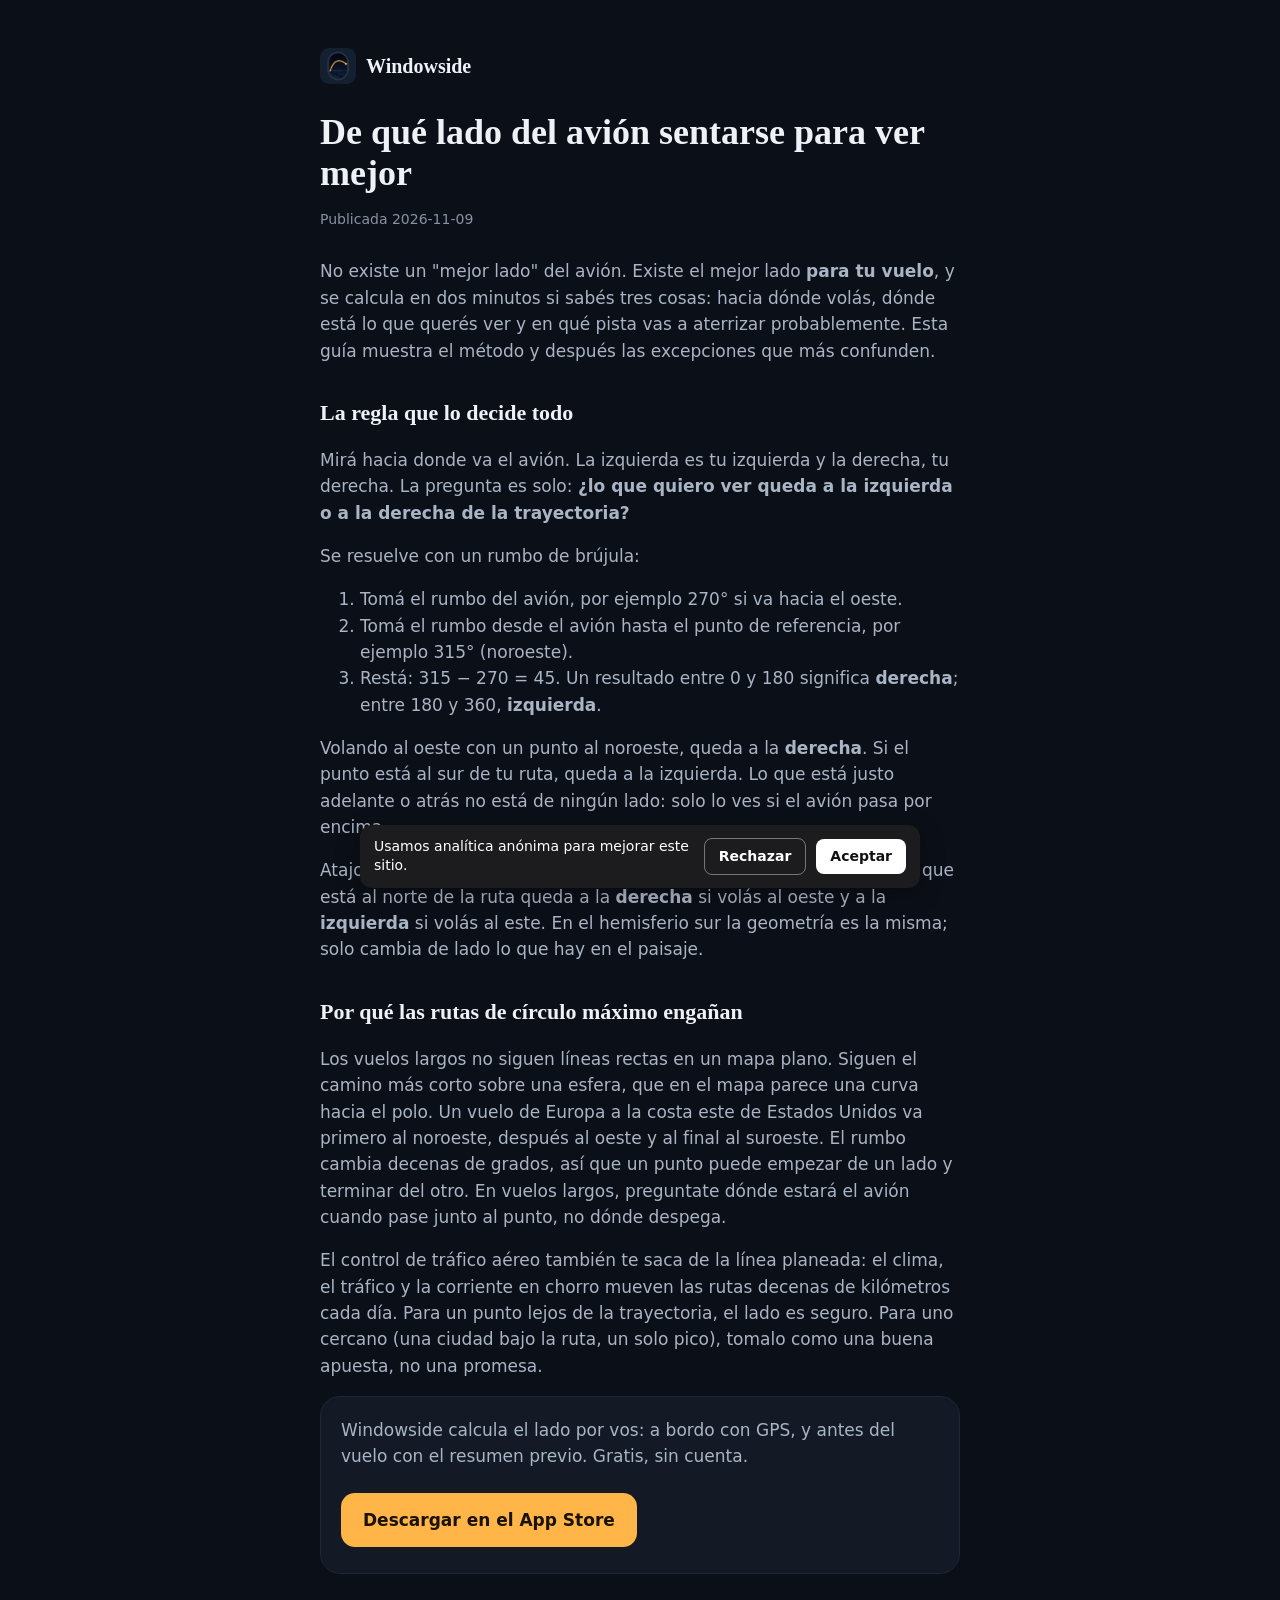
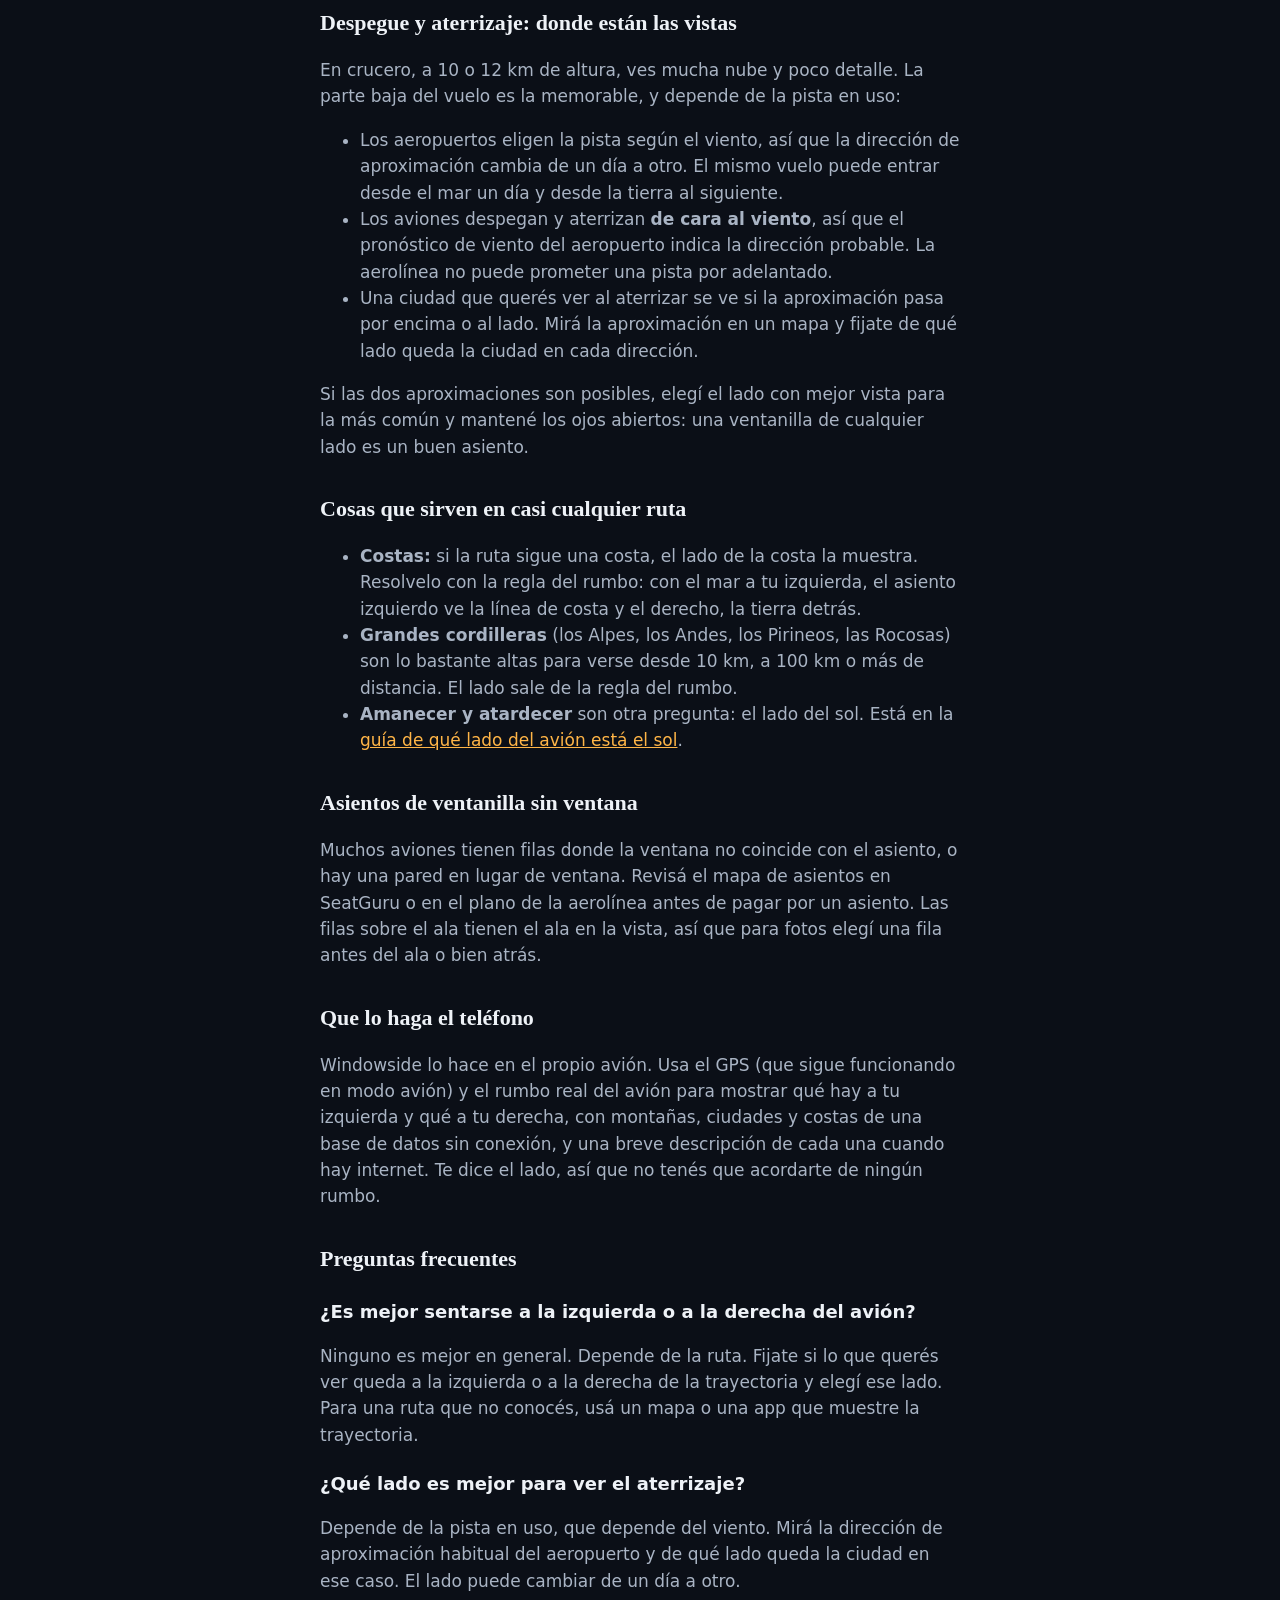
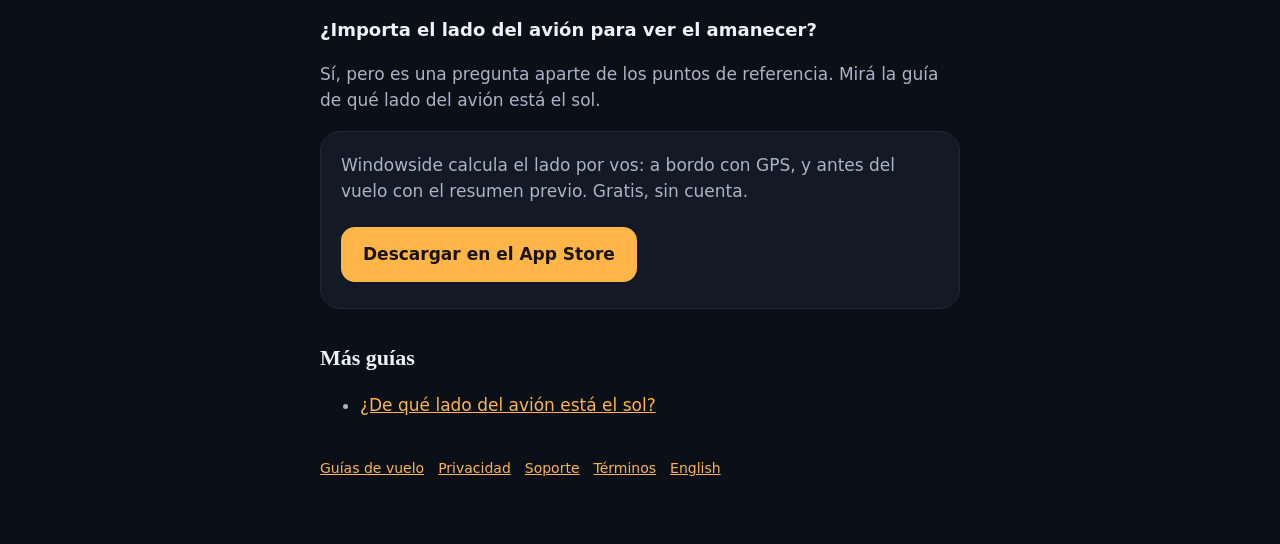
<file: es/guides/de-que-lado-del-avion-sentarse-para-ver-mejor/index.html>
<!doctype html>
<html lang="es">
<head>
<meta charset="utf-8"><meta name="viewport" content="width=device-width, initial-scale=1">
<title>De qué lado del avión sentarse para ver mejor | Windowside</title>
<meta name="description" content="¿Ventanilla izquierda o derecha? Cómo saber de qué lado del avión está la vista en tu ruta, según el rumbo, los puntos de referencia y la pista de aterrizaje.">
<link rel="canonical" href="https://windowside.frusoft.dev/es/guides/de-que-lado-del-avion-sentarse-para-ver-mejor/">
<link rel="alternate" hreflang="es" href="https://windowside.frusoft.dev/es/guides/de-que-lado-del-avion-sentarse-para-ver-mejor/">
<link rel="alternate" hreflang="en" href="https://windowside.frusoft.dev/guides/which-side-of-the-plane-to-sit-on/">
<link rel="alternate" hreflang="x-default" href="https://windowside.frusoft.dev/guides/which-side-of-the-plane-to-sit-on/">
<meta property="og:type" content="article"><meta property="og:site_name" content="Windowside"><meta property="og:url" content="https://windowside.frusoft.dev/es/guides/de-que-lado-del-avion-sentarse-para-ver-mejor/">
<meta property="og:title" content="De qué lado del avión sentarse para ver mejor | Windowside"><meta property="og:description" content="¿Ventanilla izquierda o derecha? Cómo saber de qué lado del avión está la vista en tu ruta, según el rumbo, los puntos de referencia y la pista de aterrizaje."><meta property="og:image" content="https://windowside.frusoft.dev/icon.png">
<meta name="twitter:card" content="summary"><meta name="twitter:title" content="De qué lado del avión sentarse para ver mejor | Windowside"><meta name="twitter:description" content="¿Ventanilla izquierda o derecha? Cómo saber de qué lado del avión está la vista en tu ruta, según el rumbo, los puntos de referencia y la pista de aterrizaje."><meta name="twitter:image" content="https://windowside.frusoft.dev/icon.png">
<meta name="apple-itunes-app" content="app-id=6823342075">
<meta name="theme-color" content="#0B0F17">
<link rel="icon" href="../../../icon.png"><link rel="stylesheet" href="../../../legal.css">
<style>.cta{display:inline-block;margin:6px 0;padding:14px 22px;border-radius:14px;background:var(--accent);color:#1A1204;font-weight:600;text-decoration:none}.cta-card p{margin-top:0}h3{font-size:18px;margin:22px 0 4px}.guide-list a{font-family:var(--serif);font-size:20px}</style>
<script type="application/ld+json">{"@context":"https://schema.org","@type":"Article","headline":"De qué lado del avión sentarse para ver mejor","description":"¿Ventanilla izquierda o derecha? Cómo saber de qué lado del avión está la vista en tu ruta, según el rumbo, los puntos de referencia y la pista de aterrizaje.","datePublished":"2026-11-09","dateModified":"2026-11-09","inLanguage":"es","mainEntityOfPage":"https://windowside.frusoft.dev/es/guides/de-que-lado-del-avion-sentarse-para-ver-mejor/","author":{"@type":"Organization","name":"Frusoft"},"publisher":{"@type":"Organization","name":"Frusoft","logo":{"@type":"ImageObject","url":"https://windowside.frusoft.dev/icon.png"}},"image":"https://windowside.frusoft.dev/icon.png"}</script>
<script type="application/ld+json">{"@context":"https://schema.org","@type":"FAQPage","mainEntity":[{"@type":"Question","name":"¿Es mejor sentarse a la izquierda o a la derecha del avión?","acceptedAnswer":{"@type":"Answer","text":"Ninguno es mejor en general. Depende de la ruta. Fijate si lo que querés ver queda a la izquierda o a la derecha de la trayectoria y elegí ese lado. Para una ruta que no conocés, usá un mapa o una app que muestre la trayectoria."}},{"@type":"Question","name":"¿Qué lado es mejor para ver el aterrizaje?","acceptedAnswer":{"@type":"Answer","text":"Depende de la pista en uso, que depende del viento. Mirá la dirección de aproximación habitual del aeropuerto y de qué lado queda la ciudad en ese caso. El lado puede cambiar de un día a otro."}},{"@type":"Question","name":"¿Importa el lado del avión para ver el amanecer?","acceptedAnswer":{"@type":"Answer","text":"Sí, pero es una pregunta aparte de los puntos de referencia. Mirá la guía de qué lado del avión está el sol."}}]}</script>
<script type="application/ld+json">{"@context":"https://schema.org","@type":"BreadcrumbList","itemListElement":[{"@type":"ListItem","position":1,"name":"Windowside","item":"https://windowside.frusoft.dev/es/"},{"@type":"ListItem","position":2,"name":"Guías de vuelo","item":"https://windowside.frusoft.dev/es/guides/"},{"@type":"ListItem","position":3,"name":"De qué lado del avión sentarse para ver mejor","item":"https://windowside.frusoft.dev/es/guides/de-que-lado-del-avion-sentarse-para-ver-mejor/"}]}</script>
</head>
<body><main>
<header><img src="../../../icon.png" alt="Windowside"><a href="../../../es/">Windowside</a></header>
<article>
<h1>De qué lado del avión sentarse para ver mejor</h1>
<p class="meta">Publicada 2026-11-09</p>
<p>No existe un &quot;mejor lado&quot; del avión. Existe el mejor lado <strong>para tu vuelo</strong>, y se calcula en dos minutos si sabés tres cosas: hacia dónde volás, dónde está lo que querés ver y en qué pista vas a aterrizar probablemente. Esta guía muestra el método y después las excepciones que más confunden.</p>
<h2>La regla que lo decide todo</h2>
<p>Mirá hacia donde va el avión. La izquierda es tu izquierda y la derecha, tu derecha. La pregunta es solo: <strong>¿lo que quiero ver queda a la izquierda o a la derecha de la trayectoria?</strong></p>
<p>Se resuelve con un rumbo de brújula:</p>
<ol><li>Tomá el rumbo del avión, por ejemplo 270° si va hacia el oeste.</li><li>Tomá el rumbo desde el avión hasta el punto de referencia, por ejemplo 315° (noroeste).</li><li>Restá: 315 − 270 = 45. Un resultado entre 0 y 180 significa <strong>derecha</strong>; entre 180 y 360, <strong>izquierda</strong>.</li></ol>
<p>Volando al oeste con un punto al noroeste, queda a la <strong>derecha</strong>. Si el punto está al sur de tu ruta, queda a la izquierda. Lo que está justo adelante o atrás no está de ningún lado: solo lo ves si el avión pasa por encima.</p>
<p>Atajo para vuelos principalmente este-oeste en el hemisferio norte: lo que está al norte de la ruta queda a la <strong>derecha</strong> si volás al oeste y a la <strong>izquierda</strong> si volás al este. En el hemisferio sur la geometría es la misma; solo cambia de lado lo que hay en el paisaje.</p>
<h2>Por qué las rutas de círculo máximo engañan</h2>
<p>Los vuelos largos no siguen líneas rectas en un mapa plano. Siguen el camino más corto sobre una esfera, que en el mapa parece una curva hacia el polo. Un vuelo de Europa a la costa este de Estados Unidos va primero al noroeste, después al oeste y al final al suroeste. El rumbo cambia decenas de grados, así que un punto puede empezar de un lado y terminar del otro. En vuelos largos, preguntate dónde estará el avión cuando pase junto al punto, no dónde despega.</p>
<p>El control de tráfico aéreo también te saca de la línea planeada: el clima, el tráfico y la corriente en chorro mueven las rutas decenas de kilómetros cada día. Para un punto lejos de la trayectoria, el lado es seguro. Para uno cercano (una ciudad bajo la ruta, un solo pico), tomalo como una buena apuesta, no una promesa.</p>
<aside class="card cta-card"><p>Windowside calcula el lado por vos: a bordo con GPS, y antes del vuelo con el resumen previo. Gratis, sin cuenta.</p><a class="cta" href="https://apps.apple.com/app/id6823342075?pt=128885457&amp;ct=guide-which-side-es&amp;mt=8">Descargar en el App Store</a></aside>
<h2>Despegue y aterrizaje: donde están las vistas</h2>
<p>En crucero, a 10 o 12 km de altura, ves mucha nube y poco detalle. La parte baja del vuelo es la memorable, y depende de la pista en uso:</p>
<ul><li>Los aeropuertos eligen la pista según el viento, así que la dirección de aproximación cambia de un día a otro. El mismo vuelo puede entrar desde el mar un día y desde la tierra al siguiente.</li><li>Los aviones despegan y aterrizan <strong>de cara al viento</strong>, así que el pronóstico de viento del aeropuerto indica la dirección probable. La aerolínea no puede prometer una pista por adelantado.</li><li>Una ciudad que querés ver al aterrizar se ve si la aproximación pasa por encima o al lado. Mirá la aproximación en un mapa y fijate de qué lado queda la ciudad en cada dirección.</li></ul>
<p>Si las dos aproximaciones son posibles, elegí el lado con mejor vista para la más común y mantené los ojos abiertos: una ventanilla de cualquier lado es un buen asiento.</p>
<h2>Cosas que sirven en casi cualquier ruta</h2>
<ul><li><strong>Costas:</strong> si la ruta sigue una costa, el lado de la costa la muestra. Resolvelo con la regla del rumbo: con el mar a tu izquierda, el asiento izquierdo ve la línea de costa y el derecho, la tierra detrás.</li><li><strong>Grandes cordilleras</strong> (los Alpes, los Andes, los Pirineos, las Rocosas) son lo bastante altas para verse desde 10 km, a 100 km o más de distancia. El lado sale de la regla del rumbo.</li><li><strong>Amanecer y atardecer</strong> son otra pregunta: el lado del sol. Está en la <a href="../de-que-lado-del-avion-esta-el-sol/">guía de qué lado del avión está el sol</a>.</li></ul>
<h2>Asientos de ventanilla sin ventana</h2>
<p>Muchos aviones tienen filas donde la ventana no coincide con el asiento, o hay una pared en lugar de ventana. Revisá el mapa de asientos en SeatGuru o en el plano de la aerolínea antes de pagar por un asiento. Las filas sobre el ala tienen el ala en la vista, así que para fotos elegí una fila antes del ala o bien atrás.</p>
<h2>Que lo haga el teléfono</h2>
<p>Windowside lo hace en el propio avión. Usa el GPS (que sigue funcionando en modo avión) y el rumbo real del avión para mostrar qué hay a tu izquierda y qué a tu derecha, con montañas, ciudades y costas de una base de datos sin conexión, y una breve descripción de cada una cuando hay internet. Te dice el lado, así que no tenés que acordarte de ningún rumbo.</p>
<h2>Preguntas frecuentes</h2>
<h3>¿Es mejor sentarse a la izquierda o a la derecha del avión?</h3>
<p>Ninguno es mejor en general. Depende de la ruta. Fijate si lo que querés ver queda a la izquierda o a la derecha de la trayectoria y elegí ese lado. Para una ruta que no conocés, usá un mapa o una app que muestre la trayectoria.</p>
<h3>¿Qué lado es mejor para ver el aterrizaje?</h3>
<p>Depende de la pista en uso, que depende del viento. Mirá la dirección de aproximación habitual del aeropuerto y de qué lado queda la ciudad en ese caso. El lado puede cambiar de un día a otro.</p>
<h3>¿Importa el lado del avión para ver el amanecer?</h3>
<p>Sí, pero es una pregunta aparte de los puntos de referencia. Mirá la guía de qué lado del avión está el sol.</p>
<aside class="card cta-card"><p>Windowside calcula el lado por vos: a bordo con GPS, y antes del vuelo con el resumen previo. Gratis, sin cuenta.</p><a class="cta" href="https://apps.apple.com/app/id6823342075?pt=128885457&amp;ct=guide-which-side-es&amp;mt=8">Descargar en el App Store</a></aside>
<h2>Más guías</h2><ul><li><a href="/es/guides/de-que-lado-del-avion-esta-el-sol/">¿De qué lado del avión está el sol?</a></li></ul>
</article>
<nav><a href="/es/guides/">Guías de vuelo</a><a href="/privacy/">Privacidad</a><a href="/support/">Soporte</a><a href="/terms/">Términos</a><a href="/guides/which-side-of-the-plane-to-sit-on/">English</a></nav>
</main><script defer src="/analytics.js" data-mid="G-QQJB6DCY9X"></script></body></html>
</file>
<file: legal.css>
/* Tokens mirror ios/Windowside/Design/Theme.swift (dark-only night-flight look). */
:root { --canvas: #0B0F17; --surface: #131A26; --hairline: #1E2738; --ink: #EEF2F7; --ink-2: #A9B4C4; --ink-3: #8792A3; --accent: #FFB547;
  --serif: ui-serif, "New York", Georgia, serif; }
* { box-sizing: border-box; }
html, body { margin: 0; background: var(--canvas); color: var(--ink); font: 17px/1.55 -apple-system, system-ui, sans-serif; }
main { max-width: 680px; margin: 0 auto; padding: 48px 20px 64px; }
header { display: flex; align-items: center; gap: 10px; margin-bottom: 28px; }
header img { width: 36px; height: 36px; border-radius: 9px; }
header a { color: var(--ink); text-decoration: none; font-family: var(--serif); font-weight: 700; font-size: 20px; }
h1 { font-family: var(--serif); font-size: 36px; line-height: 1.15; margin: 0 0 6px; }
h2 { font-family: var(--serif); font-size: 22px; margin: 32px 0 8px; }
p, li { color: var(--ink-2); }
a { color: var(--accent); }
.meta { color: var(--ink-3); font-size: 14px; margin-bottom: 28px; }
.card { background: var(--surface); border: 1px solid var(--hairline); border-radius: 20px; padding: 20px; margin: 16px 0; }
nav { margin-top: 40px; font-size: 14px; color: var(--ink-3); }
nav a { margin-right: 14px; }
section[lang]:not(.on) { display: none; }
</file>
